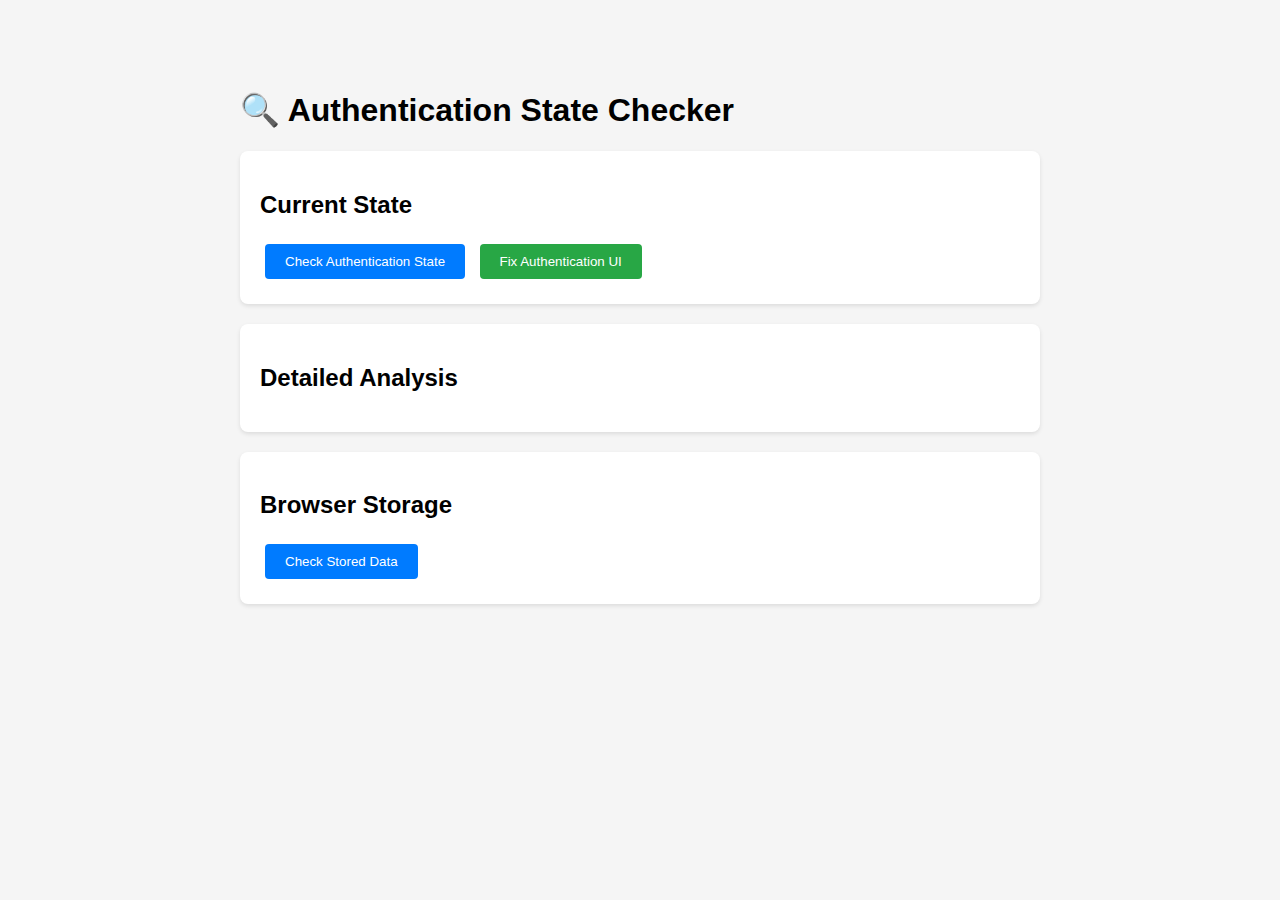
<file: check-auth-state.html>
<!DOCTYPE html>
<html lang="en">
<head>
    <meta charset="UTF-8">
    <meta name="viewport" content="width=device-width, initial-scale=1.0">
    <title>Check Authentication State</title>
    <style>
        body {
            font-family: Arial, sans-serif;
            max-width: 800px;
            margin: 50px auto;
            padding: 20px;
            background: #f5f5f5;
        }
        .status-panel {
            background: white;
            padding: 20px;
            margin: 20px 0;
            border-radius: 8px;
            box-shadow: 0 2px 4px rgba(0,0,0,0.1);
        }
        .status {
            padding: 10px;
            margin: 10px 0;
            border-radius: 4px;
            font-weight: bold;
        }
        .success { background: #d4edda; color: #155724; }
        .error { background: #f8d7da; color: #721c24; }
        .warning { background: #fff3cd; color: #856404; }
        .info { background: #d1ecf1; color: #0c5460; }
        button {
            background: #007bff;
            color: white;
            border: none;
            padding: 10px 20px;
            border-radius: 4px;
            cursor: pointer;
            margin: 5px;
        }
        button:hover { background: #0056b3; }
        .fix { background: #28a745; }
        pre {
            background: #f8f9fa;
            padding: 10px;
            border-radius: 4px;
            overflow-x: auto;
            white-space: pre-wrap;
        }
    </style>
</head>
<body>
    <h1>🔍 Authentication State Checker</h1>
    
    <div class="status-panel">
        <h2>Current State</h2>
        <button onclick="checkState()">Check Authentication State</button>
        <button onclick="fixAuth()" class="fix">Fix Authentication UI</button>
        <div id="currentState"></div>
    </div>

    <div class="status-panel">
        <h2>Detailed Analysis</h2>
        <div id="analysis"></div>
    </div>

    <div class="status-panel">
        <h2>Browser Storage</h2>
        <button onclick="checkStorage()">Check Stored Data</button>
        <div id="storageInfo"></div>
    </div>

    <script>
        function showStatus(elementId, message, type = 'info') {
            const element = document.getElementById(elementId);
            element.innerHTML = `<div class="status ${type}">${message}</div>`;
        }

        function checkState() {
            try {
                // Open the main app window to check its state
                const mainWindow = window.open('/', 'mainapp', 'width=1,height=1');
                
                setTimeout(() => {
                    try {
                        const storage = mainWindow.window.documentStorage;
                        
                        if (!storage) {
                            showStatus('currentState', '❌ DocumentStorage not found in main app', 'error');
                            return;
                        }

                        const currentUser = storage.currentUser;
                        const demoMode = storage.demoMode;
                        const supabase = storage.supabase;

                        let status = '';
                        status += `<strong>Current User:</strong> ${currentUser ? '✅ YES' : '❌ NO'}<br>`;
                        if (currentUser) {
                            status += `<strong>Email:</strong> ${currentUser.email}<br>`;
                            status += `<strong>Name:</strong> ${currentUser.user_metadata?.full_name || 'Not set'}<br>`;
                        }
                        status += `<strong>Demo Mode:</strong> ${demoMode ? '⚠️ YES' : '✅ NO'}<br>`;
                        status += `<strong>Supabase Client:</strong> ${supabase ? '✅ YES' : '❌ NO'}<br>`;

                        // Check the actual button state
                        const authBtn = mainWindow.document.getElementById('authBtn');
                        const userProfile = mainWindow.document.getElementById('userProfile');
                        
                        status += `<br><strong>UI State:</strong><br>`;
                        status += `Auth Button Text: "${authBtn ? authBtn.textContent : 'Not found'}"<br>`;
                        status += `Auth Button Visible: ${authBtn && authBtn.style.display !== 'none' ? 'YES' : 'NO'}<br>`;
                        status += `User Profile Visible: ${userProfile && userProfile.style.display !== 'none' ? 'YES' : 'NO'}<br>`;

                        // Determine the issue
                        let analysis = '';
                        if (currentUser && demoMode) {
                            analysis = `<div class="status warning">
                                🎯 <strong>FOUND THE ISSUE!</strong><br>
                                You ARE signed in (${currentUser.email}) but the app is stuck in demo mode.<br>
                                This is why you see "Demo Mode" instead of your profile.
                            </div>`;
                        } else if (!currentUser && demoMode) {
                            analysis = `<div class="status info">
                                ℹ️ <strong>Normal Demo Mode</strong><br>
                                You're not signed in and the app is in demo mode.
                            </div>`;
                        } else if (currentUser && !demoMode) {
                            analysis = `<div class="status success">
                                ✅ <strong>Everything Looks Good</strong><br>
                                You're signed in and demo mode is disabled.
                            </div>`;
                        } else {
                            analysis = `<div class="status error">
                                ❌ <strong>Unexpected State</strong><br>
                                Neither signed in nor in demo mode.
                            </div>`;
                        }

                        showStatus('currentState', status, 'info');
                        document.getElementById('analysis').innerHTML = analysis;
                        
                        mainWindow.close();
                    } catch (error) {
                        showStatus('currentState', `❌ Error checking state: ${error.message}`, 'error');
                        mainWindow.close();
                    }
                }, 2000);
                
            } catch (error) {
                showStatus('currentState', `❌ Error: ${error.message}`, 'error');
            }
        }

        function fixAuth() {
            try {
                const mainWindow = window.open('/', 'mainapp', 'width=1,height=1');
                
                setTimeout(() => {
                    try {
                        const storage = mainWindow.window.documentStorage;
                        
                        if (!storage) {
                            showStatus('currentState', '❌ Cannot access main app storage', 'error');
                            mainWindow.close();
                            return;
                        }

                        console.log('Before fix:', {
                            currentUser: !!storage.currentUser,
                            demoMode: storage.demoMode
                        });

                        // If user is signed in but demo mode is true, fix it
                        if (storage.currentUser && storage.demoMode) {
                            storage.demoMode = false;
                            storage.updateAuthUI();
                            showStatus('currentState', '✅ Fixed! Demo mode disabled for signed-in user.', 'success');
                        } else if (!storage.currentUser) {
                            // Try to get current session from Supabase
                            if (storage.supabase) {
                                storage.supabase.auth.getSession().then(({ data, error }) => {
                                    if (data.session && data.session.user) {
                                        storage.currentUser = data.session.user;
                                        storage.demoMode = false;
                                        storage.updateAuthUI();
                                        showStatus('currentState', '✅ Found existing session and restored user!', 'success');
                                    } else {
                                        showStatus('currentState', 'ℹ️ No existing session found. You need to sign in.', 'info');
                                    }
                                });
                            }
                        } else {
                            showStatus('currentState', 'ℹ️ Auth state looks correct already.', 'info');
                        }

                        setTimeout(() => mainWindow.close(), 1000);
                        
                    } catch (error) {
                        showStatus('currentState', `❌ Fix failed: ${error.message}`, 'error');
                        mainWindow.close();
                    }
                }, 2000);
                
            } catch (error) {
                showStatus('currentState', `❌ Error: ${error.message}`, 'error');
            }
        }

        function checkStorage() {
            let storageData = '';
            
            // Check localStorage
            storageData += '<strong>Local Storage:</strong><br>';
            for (let i = 0; i < localStorage.length; i++) {
                const key = localStorage.key(i);
                if (key.includes('supabase') || key.includes('auth') || key.includes('user') || key.includes('demo')) {
                    const value = localStorage.getItem(key);
                    storageData += `${key}: ${value.substring(0, 100)}${value.length > 100 ? '...' : ''}<br>`;
                }
            }
            
            // Check sessionStorage  
            storageData += '<br><strong>Session Storage:</strong><br>';
            for (let i = 0; i < sessionStorage.length; i++) {
                const key = sessionStorage.key(i);
                if (key.includes('supabase') || key.includes('auth') || key.includes('user') || key.includes('demo')) {
                    const value = sessionStorage.getItem(key);
                    storageData += `${key}: ${value.substring(0, 100)}${value.length > 100 ? '...' : ''}<br>`;
                }
            }

            if (!storageData.includes(':')) {
                storageData = 'No relevant authentication data found in browser storage.';
            }
            
            document.getElementById('storageInfo').innerHTML = `<pre>${storageData}</pre>`;
        }
    </script>
</body>
</html>
</file>
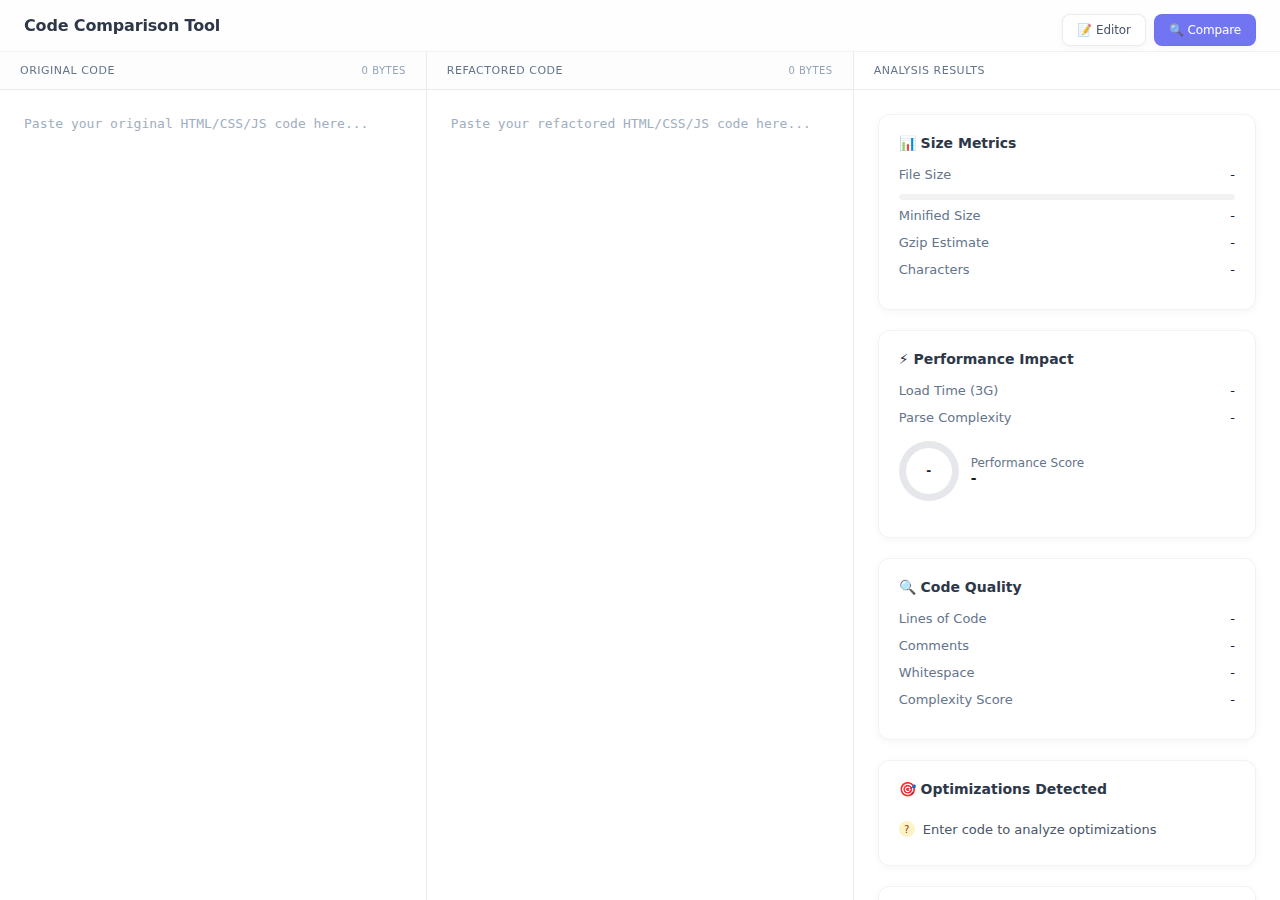
<file: compare.html>
<!DOCTYPE html>
<html lang="en">
<head>
    <meta charset="UTF-8">
    <meta name="viewport" content="width=device-width, initial-scale=1.0">
    <title>Code Comparison Tool</title>
    <style>
        * {
            margin: 0;
            padding: 0;
            box-sizing: border-box;
        }
        
        body {
            font-family: -apple-system, BlinkMacSystemFont, 'Segoe UI', system-ui, sans-serif;
            height: 100vh;
            display: flex;
            flex-direction: column;
            background: #fafafa;
            color: #1a1a1a;
        }
        
        header {
            background: rgba(255, 255, 255, 0.8);
            backdrop-filter: blur(20px);
            border-bottom: 1px solid rgba(0, 0, 0, 0.05);
            color: #1a1a1a;
            padding: 16px 24px;
            position: relative;
        }
        
        h1 {
            font-size: 16px;
            font-weight: 600;
            letter-spacing: -0.01em;
            color: #2d3748;
        }
        
        .nav-buttons {
            position: absolute;
            top: 14px;
            right: 24px;
            display: flex;
            gap: 8px;
        }
        
        .nav-btn {
            background: rgba(255, 255, 255, 0.9);
            backdrop-filter: blur(10px);
            color: #4a5568;
            border: 1px solid rgba(0, 0, 0, 0.08);
            padding: 8px 14px;
            border-radius: 8px;
            cursor: pointer;
            font-size: 12px;
            font-weight: 500;
            transition: all 0.2s ease;
            text-decoration: none;
            letter-spacing: -0.01em;
            box-shadow: 0 2px 8px rgba(0, 0, 0, 0.04);
        }
        
        .nav-btn:hover {
            background: rgba(255, 255, 255, 1);
            transform: translateY(-1px);
            box-shadow: 0 4px 12px rgba(0, 0, 0, 0.08);
        }
        
        .nav-btn.active {
            background: rgba(99, 102, 241, 0.9);
            color: white;
            border-color: rgba(99, 102, 241, 0.2);
        }
        
        .container {
            display: flex;
            flex: 1;
            overflow: hidden;
        }
        
        .editors-section {
            flex: 2;
            display: flex;
            flex-direction: column;
        }
        
        .editors-container {
            display: flex;
            flex: 1;
            overflow: hidden;
        }
        
        .editor-pane {
            flex: 1;
            display: flex;
            flex-direction: column;
            overflow: hidden;
            min-width: 0;
        }
        
        .pane-header {
            background: rgba(255, 255, 255, 0.6);
            backdrop-filter: blur(10px);
            color: #64748b;
            padding: 12px 20px;
            font-size: 11px;
            font-weight: 500;
            text-transform: uppercase;
            letter-spacing: 0.5px;
            border-bottom: 1px solid rgba(0, 0, 0, 0.08);
            display: flex;
            justify-content: space-between;
            align-items: center;
        }
        
        .file-size {
            font-size: 10px;
            color: #94a3b8;
            font-weight: 400;
        }
        
        textarea {
            flex: 1;
            width: 100%;
            background: #ffffff;
            color: #1a202c;
            border: none;
            padding: 24px;
            font-family: 'SF Mono', 'Monaco', 'Cascadia Code', 'Roboto Mono', monospace;
            font-size: 13px;
            line-height: 1.6;
            resize: none;
            outline: none;
            font-weight: 400;
        }
        
        textarea::selection {
            background: rgba(99, 102, 241, 0.2);
        }
        
        textarea::placeholder {
            color: #a0aec0;
        }
        
        .divider {
            width: 1px;
            min-width: 1px;
            max-width: 1px;
            background: rgba(0, 0, 0, 0.06);
            cursor: col-resize;
            position: relative;
            transition: all 0.2s ease;
            user-select: none;
            flex-shrink: 0;
            z-index: 10;
        }
        
        .divider::before {
            content: '';
            position: absolute;
            top: 0;
            left: -8px;
            right: -8px;
            bottom: 0;
            cursor: col-resize;
        }
        
        .divider:hover {
            background: rgba(99, 102, 241, 0.3);
            width: 2px;
            min-width: 2px;
            max-width: 2px;
        }
        
        .analysis-panel {
            flex: 1;
            background: #ffffff;
            border-left: 1px solid rgba(0, 0, 0, 0.08);
            display: flex;
            flex-direction: column;
            overflow: hidden;
        }
        
        .analysis-content {
            flex: 1;
            overflow-y: auto;
            padding: 24px;
        }
        
        .metric-card {
            background: rgba(255, 255, 255, 0.8);
            border: 1px solid rgba(0, 0, 0, 0.05);
            border-radius: 12px;
            padding: 20px;
            margin-bottom: 20px;
            box-shadow: 0 2px 8px rgba(0, 0, 0, 0.04);
        }
        
        .metric-title {
            font-size: 14px;
            font-weight: 600;
            color: #2d3748;
            margin-bottom: 16px;
            display: flex;
            align-items: center;
            gap: 8px;
        }
        
        .metric-row {
            display: flex;
            justify-content: space-between;
            align-items: center;
            margin-bottom: 12px;
            font-size: 13px;
        }
        
        .metric-label {
            color: #64748b;
        }
        
        .metric-value {
            font-weight: 500;
            color: #1a202c;
        }
        
        .metric-improvement {
            color: #10b981;
            font-weight: 600;
        }
        
        .metric-regression {
            color: #ef4444;
            font-weight: 600;
        }
        
        .progress-bar {
            width: 100%;
            height: 6px;
            background: rgba(0, 0, 0, 0.05);
            border-radius: 3px;
            overflow: hidden;
            margin: 8px 0;
        }
        
        .progress-fill {
            height: 100%;
            background: linear-gradient(90deg, #10b981 0%, #059669 100%);
            transition: width 0.3s ease;
        }
        
        .diff-container {
            max-height: 200px;
            overflow-y: auto;
            border: 1px solid rgba(0, 0, 0, 0.08);
            border-radius: 8px;
            font-family: 'SF Mono', 'Monaco', 'Cascadia Code', 'Roboto Mono', monospace;
            font-size: 11px;
            line-height: 1.4;
        }
        
        .diff-line {
            padding: 4px 12px;
            border-bottom: 1px solid rgba(0, 0, 0, 0.05);
        }
        
        .diff-added {
            background: rgba(16, 185, 129, 0.1);
            color: #059669;
        }
        
        .diff-removed {
            background: rgba(239, 68, 68, 0.1);
            color: #dc2626;
        }
        
        .optimization-list {
            list-style: none;
        }
        
        .optimization-item {
            display: flex;
            align-items: center;
            gap: 8px;
            padding: 8px 0;
            font-size: 13px;
            color: #4a5568;
        }
        
        .optimization-icon {
            width: 16px;
            height: 16px;
            border-radius: 50%;
            display: flex;
            align-items: center;
            justify-content: center;
            font-size: 10px;
        }
        
        .optimization-detected {
            background: #dcfce7;
            color: #166534;
        }
        
        .optimization-missing {
            background: #fef3c7;
            color: #92400e;
        }
        
        .score-gauge {
            display: flex;
            align-items: center;
            gap: 12px;
            margin: 16px 0;
        }
        
        .gauge {
            width: 60px;
            height: 60px;
            border-radius: 50%;
            position: relative;
            background: conic-gradient(from 0deg, #10b981 0deg, #10b981 var(--score-angle), #e5e7eb var(--score-angle), #e5e7eb 360deg);
            display: flex;
            align-items: center;
            justify-content: center;
        }
        
        .gauge::after {
            content: attr(data-score);
            width: 46px;
            height: 46px;
            border-radius: 50%;
            background: white;
            display: flex;
            align-items: center;
            justify-content: center;
            font-size: 12px;
            font-weight: 600;
            color: #1a202c;
        }
        
        @media (max-width: 1200px) {
            .container {
                flex-direction: column;
            }
            .analysis-panel {
                border-left: none;
                border-top: 1px solid rgba(0, 0, 0, 0.08);
            }
        }
        
        @media (max-width: 768px) {
            .editors-container {
                flex-direction: column;
            }
            .divider {
                width: 100%;
                height: 1px;
                cursor: row-resize;
            }
            .nav-buttons {
                position: relative;
                top: auto;
                right: auto;
                margin-top: 12px;
            }
            header {
                padding: 16px 24px 24px;
            }
        }
    </style>
</head>
<body>
    <header>
        <h1>Code Comparison Tool</h1>
        <div class="nav-buttons">
            <a href="index.html" class="nav-btn">📝 Editor</a>
            <span class="nav-btn active">🔍 Compare</span>
        </div>
    </header>
    
    <div class="container">
        <div class="editors-section">
            <div class="editors-container">
                <div class="editor-pane">
                    <div class="pane-header">
                        Original Code
                        <span class="file-size" id="originalSize">0 bytes</span>
                    </div>
                    <textarea id="originalCode" placeholder="Paste your original HTML/CSS/JS code here..." spellcheck="false"></textarea>
                </div>
                
                <div class="divider"></div>
                
                <div class="editor-pane">
                    <div class="pane-header">
                        Refactored Code
                        <span class="file-size" id="refactoredSize">0 bytes</span>
                    </div>
                    <textarea id="refactoredCode" placeholder="Paste your refactored HTML/CSS/JS code here..." spellcheck="false"></textarea>
                </div>
            </div>
        </div>
        
        <div class="analysis-panel">
            <div class="pane-header">Analysis Results</div>
            <div class="analysis-content">
                <div class="metric-card">
                    <div class="metric-title">📊 Size Metrics</div>
                    <div class="metric-row">
                        <span class="metric-label">File Size</span>
                        <span class="metric-value" id="sizeComparison">-</span>
                    </div>
                    <div class="progress-bar">
                        <div class="progress-fill" id="sizeProgress" style="width: 0%"></div>
                    </div>
                    <div class="metric-row">
                        <span class="metric-label">Minified Size</span>
                        <span class="metric-value" id="minifiedComparison">-</span>
                    </div>
                    <div class="metric-row">
                        <span class="metric-label">Gzip Estimate</span>
                        <span class="metric-value" id="gzipComparison">-</span>
                    </div>
                    <div class="metric-row">
                        <span class="metric-label">Characters</span>
                        <span class="metric-value" id="charComparison">-</span>
                    </div>
                </div>
                
                <div class="metric-card">
                    <div class="metric-title">⚡ Performance Impact</div>
                    <div class="metric-row">
                        <span class="metric-label">Load Time (3G)</span>
                        <span class="metric-value" id="loadTimeComparison">-</span>
                    </div>
                    <div class="metric-row">
                        <span class="metric-label">Parse Complexity</span>
                        <span class="metric-value" id="parseComparison">-</span>
                    </div>
                    <div class="score-gauge">
                        <div class="gauge" id="performanceGauge" style="--score-angle: 0deg" data-score="-"></div>
                        <div>
                            <div style="font-size: 12px; color: #64748b;">Performance Score</div>
                            <div style="font-size: 14px; font-weight: 600;" id="performanceScore">-</div>
                        </div>
                    </div>
                </div>
                
                <div class="metric-card">
                    <div class="metric-title">🔍 Code Quality</div>
                    <div class="metric-row">
                        <span class="metric-label">Lines of Code</span>
                        <span class="metric-value" id="linesComparison">-</span>
                    </div>
                    <div class="metric-row">
                        <span class="metric-label">Comments</span>
                        <span class="metric-value" id="commentsComparison">-</span>
                    </div>
                    <div class="metric-row">
                        <span class="metric-label">Whitespace</span>
                        <span class="metric-value" id="whitespaceComparison">-</span>
                    </div>
                    <div class="metric-row">
                        <span class="metric-label">Complexity Score</span>
                        <span class="metric-value" id="complexityComparison">-</span>
                    </div>
                </div>
                
                <div class="metric-card">
                    <div class="metric-title">🎯 Optimizations Detected</div>
                    <ul class="optimization-list" id="optimizationsList">
                        <li class="optimization-item">
                            <span class="optimization-icon optimization-missing">?</span>
                            <span>Enter code to analyze optimizations</span>
                        </li>
                    </ul>
                </div>
                
                <div class="metric-card">
                    <div class="metric-title">📈 Key Changes</div>
                    <div class="diff-container" id="diffContainer">
                        <div class="diff-line" style="color: #64748b; text-align: center; padding: 20px;">
                            Enter code in both editors to see differences
                        </div>
                    </div>
                </div>
            </div>
        </div>
    </div>
    
    <script>
        const originalCode = document.getElementById('originalCode');
        const refactoredCode = document.getElementById('refactoredCode');
        
        // Analysis functions
        function getByteSize(text) {
            // Calculate actual UTF-8 byte size
            return new Blob([text]).size;
        }
        
        function formatBytes(bytes) {
            if (bytes === 0) return '0 bytes';
            const k = 1024;
            const sizes = ['bytes', 'KB', 'MB'];
            const i = Math.floor(Math.log(bytes) / Math.log(k));
            return parseFloat((bytes / Math.pow(k, i)).toFixed(1)) + ' ' + sizes[i];
        }
        
        function estimateGzipSize(text) {
            // Rough estimation: gzip typically achieves 60-80% compression on text
            const actualByteSize = getByteSize(text);
            const baseCompression = 0.7;
            const repetitiveBonus = Math.min(0.3, (text.length - new Set(text).size) / text.length);
            return Math.ceil(actualByteSize * (baseCompression - repetitiveBonus));
        }
        
        function minifyCode(code) {
            return code
                .replace(/\/\*[\s\S]*?\*\//g, '') // Remove CSS comments
                .replace(/\/\/.*$/gm, '') // Remove JS comments
                .replace(/<!--[\s\S]*?-->/g, '') // Remove HTML comments
                .replace(/\s+/g, ' ') // Collapse whitespace
                .replace(/;\s*}/g, '}') // Remove semicolons before closing braces
                .replace(/\s*{\s*/g, '{') // Remove spaces around opening braces
                .replace(/;\s*/g, ';') // Clean up semicolons
                .trim();
        }
        
        function countLines(text) {
            return text.split('\n').length;
        }
        
        function countComments(text) {
            const cssComments = (text.match(/\/\*[\s\S]*?\*\//g) || []).length;
            const jsComments = (text.match(/\/\/.*$/gm) || []).length;
            const htmlComments = (text.match(/<!--[\s\S]*?-->/g) || []).length;
            return cssComments + jsComments + htmlComments;
        }
        
        function calculateComplexity(code) {
            // Simple complexity calculation based on nesting and keywords
            const keywords = ['if', 'else', 'for', 'while', 'switch', 'case', 'function', 'class'];
            let complexity = 1;
            
            keywords.forEach(keyword => {
                const matches = code.match(new RegExp(`\\b${keyword}\\b`, 'g'));
                if (matches) complexity += matches.length;
            });
            
            // Add complexity for nesting
            const nestingDepth = Math.max(...code.split('\n').map(line => {
                const openBraces = (line.match(/{/g) || []).length;
                const closeBraces = (line.match(/}/g) || []).length;
                return openBraces - closeBraces;
            }));
            
            complexity += nestingDepth * 0.5;
            return Math.round(complexity * 10) / 10;
        }
        
        function detectOptimizations(original, refactored) {
            const optimizations = [];
            
            // Check for minification
            if (refactored.length < original.length * 0.8 && !/\s{2,}/.test(refactored)) {
                optimizations.push({ type: 'detected', text: 'Minification applied' });
            }
            
            // Check for comment removal
            if (countComments(refactored) < countComments(original)) {
                optimizations.push({ type: 'detected', text: 'Comments removed/reduced' });
            }
            
            // Check for whitespace optimization
            const originalWhitespace = (original.match(/\s/g) || []).length;
            const refactoredWhitespace = (refactored.match(/\s/g) || []).length;
            if (refactoredWhitespace < originalWhitespace * 0.7) {
                optimizations.push({ type: 'detected', text: 'Whitespace optimized' });
            }
            
            // Check for CSS/JS consolidation
            if (original.includes('<style>') && original.includes('<script>') && 
                (refactored.split('<style>').length < original.split('<style>').length ||
                 refactored.split('<script>').length < original.split('<script>').length)) {
                optimizations.push({ type: 'detected', text: 'CSS/JS consolidated' });
            }
            
            // Check for inline styles extraction
            const originalInlineStyles = (original.match(/style\s*=/g) || []).length;
            const refactoredInlineStyles = (refactored.match(/style\s*=/g) || []).length;
            if (refactoredInlineStyles < originalInlineStyles) {
                optimizations.push({ type: 'detected', text: 'Inline styles extracted' });
            }
            
            // Suggest potential optimizations
            if (refactored.includes('style=')) {
                optimizations.push({ type: 'missing', text: 'Could extract inline styles' });
            }
            
            if (refactored.includes('  ') || refactored.includes('\t')) {
                optimizations.push({ type: 'missing', text: 'Could compress whitespace further' });
            }
            
            return optimizations;
        }
        
        function calculateDiff(original, refactored) {
            const originalLines = original.split('\n');
            const refactoredLines = refactored.split('\n');
            const diff = [];
            
            // Simple diff algorithm
            let i = 0, j = 0;
            while (i < originalLines.length || j < refactoredLines.length) {
                if (i >= originalLines.length) {
                    diff.push({ type: 'added', text: refactoredLines[j] });
                    j++;
                } else if (j >= refactoredLines.length) {
                    diff.push({ type: 'removed', text: originalLines[i] });
                    i++;
                } else if (originalLines[i] === refactoredLines[j]) {
                    i++;
                    j++;
                } else {
                    // Look ahead to find matches
                    let foundMatch = false;
                    for (let k = j + 1; k < Math.min(j + 5, refactoredLines.length); k++) {
                        if (originalLines[i] === refactoredLines[k]) {
                            while (j < k) {
                                diff.push({ type: 'added', text: refactoredLines[j] });
                                j++;
                            }
                            foundMatch = true;
                            break;
                        }
                    }
                    
                    if (!foundMatch) {
                        for (let k = i + 1; k < Math.min(i + 5, originalLines.length); k++) {
                            if (originalLines[k] === refactoredLines[j]) {
                                while (i < k) {
                                    diff.push({ type: 'removed', text: originalLines[i] });
                                    i++;
                                }
                                foundMatch = true;
                                break;
                            }
                        }
                    }
                    
                    if (!foundMatch) {
                        diff.push({ type: 'removed', text: originalLines[i] });
                        diff.push({ type: 'added', text: refactoredLines[j] });
                        i++;
                        j++;
                    }
                }
            }
            
            return diff.slice(0, 20); // Limit to first 20 changes
        }
        
        function updateAnalysis() {
            const original = originalCode.value;
            const refactored = refactoredCode.value;
            
            // Update file sizes in headers
            const originalByteSize = getByteSize(original);
            const refactoredByteSize = getByteSize(refactored);
            document.getElementById('originalSize').textContent = formatBytes(originalByteSize);
            document.getElementById('refactoredSize').textContent = formatBytes(refactoredByteSize);
            
            if (!original && !refactored) {
                // Reset all displays
                resetAnalysis();
                return;
            }
            
            // Size metrics
            const originalSize = originalByteSize;
            const refactoredSize = refactoredByteSize;
            const sizeDiff = originalSize - refactoredSize;
            const sizePercent = originalSize > 0 ? (sizeDiff / originalSize * 100) : 0;
            
            document.getElementById('sizeComparison').innerHTML = 
                `${formatBytes(originalSize)} → ${formatBytes(refactoredSize)} ` +
                `<span class="${sizeDiff > 0 ? 'metric-improvement' : 'metric-regression'}">` +
                `(${sizeDiff > 0 ? '-' : '+'}${Math.abs(sizePercent).toFixed(1)}%)</span>`;
            
            document.getElementById('sizeProgress').style.width = `${Math.max(0, Math.min(100, sizePercent))}%`;
            
            // Minified comparison
            const originalMinified = minifyCode(original);
            const refactoredMinified = minifyCode(refactored);
            const originalMinifiedSize = getByteSize(originalMinified);
            const refactoredMinifiedSize = getByteSize(refactoredMinified);
            const minSizeDiff = originalMinifiedSize - refactoredMinifiedSize;
            const minPercent = originalMinifiedSize > 0 ? (minSizeDiff / originalMinifiedSize * 100) : 0;
            
            document.getElementById('minifiedComparison').innerHTML = 
                `${formatBytes(originalMinifiedSize)} → ${formatBytes(refactoredMinifiedSize)} ` +
                `<span class="${minSizeDiff > 0 ? 'metric-improvement' : 'metric-regression'}">` +
                `(${minSizeDiff > 0 ? '-' : '+'}${Math.abs(minPercent).toFixed(1)}%)</span>`;
            
            // Gzip estimation
            const originalGzip = estimateGzipSize(original);
            const refactoredGzip = estimateGzipSize(refactored);
            const gzipDiff = originalGzip - refactoredGzip;
            const gzipPercent = originalGzip > 0 ? (gzipDiff / originalGzip * 100) : 0;
            
            document.getElementById('gzipComparison').innerHTML = 
                `${formatBytes(originalGzip)} → ${formatBytes(refactoredGzip)} ` +
                `<span class="${gzipDiff > 0 ? 'metric-improvement' : 'metric-regression'}">` +
                `(${gzipDiff > 0 ? '-' : '+'}${Math.abs(gzipPercent).toFixed(1)}%)</span>`;
            
            // Character comparison
            const charDiff = originalSize - refactoredSize;
            document.getElementById('charComparison').innerHTML = 
                `${originalSize.toLocaleString()} → ${refactoredSize.toLocaleString()} ` +
                `<span class="${charDiff > 0 ? 'metric-improvement' : 'metric-regression'}">` +
                `(${charDiff > 0 ? '-' : '+'}${Math.abs(charDiff).toLocaleString()})</span>`;
            
            // Performance metrics
            const originalLoadTime = (originalGzip / 1024 / 50 * 1000); // Assuming 50KB/s 3G speed
            const refactoredLoadTime = (refactoredGzip / 1024 / 50 * 1000);
            const loadTimeDiff = originalLoadTime - refactoredLoadTime;
            
            document.getElementById('loadTimeComparison').innerHTML = 
                `${originalLoadTime.toFixed(0)}ms → ${refactoredLoadTime.toFixed(0)}ms ` +
                `<span class="${loadTimeDiff > 0 ? 'metric-improvement' : 'metric-regression'}">` +
                `(${loadTimeDiff > 0 ? '-' : '+'}${Math.abs(loadTimeDiff).toFixed(0)}ms)</span>`;
            
            // Parse complexity
            const originalComplexity = calculateComplexity(original);
            const refactoredComplexity = calculateComplexity(refactored);
            const complexityDiff = originalComplexity - refactoredComplexity;
            
            document.getElementById('parseComparison').innerHTML = 
                `${originalComplexity} → ${refactoredComplexity} ` +
                `<span class="${complexityDiff > 0 ? 'metric-improvement' : 'metric-regression'}">` +
                `(${complexityDiff > 0 ? '-' : '+'}${Math.abs(complexityDiff).toFixed(1)})</span>`;
            
            // Performance score (0-100)
            const sizeScore = Math.max(0, 100 - (refactoredSize / 1024)); // Penalty for size
            const complexityScore = Math.max(0, 100 - refactoredComplexity * 5); // Penalty for complexity
            const performanceScore = Math.round((sizeScore + complexityScore) / 2);
            
            document.getElementById('performanceScore').textContent = `${performanceScore}/100`;
            document.getElementById('performanceGauge').style.setProperty('--score-angle', `${performanceScore * 3.6}deg`);
            document.getElementById('performanceGauge').setAttribute('data-score', performanceScore);
            
            // Code quality metrics
            const originalLines = countLines(original);
            const refactoredLines = countLines(refactored);
            const linesDiff = originalLines - refactoredLines;
            const linesPercent = originalLines > 0 ? (linesDiff / originalLines * 100) : 0;
            
            document.getElementById('linesComparison').innerHTML = 
                `${originalLines} → ${refactoredLines} ` +
                `<span class="${linesDiff > 0 ? 'metric-improvement' : 'metric-regression'}">` +
                `(${linesDiff > 0 ? '-' : '+'}${Math.abs(linesPercent).toFixed(1)}%)</span>`;
            
            const originalComments = countComments(original);
            const refactoredComments = countComments(refactored);
            const commentsDiff = originalComments - refactoredComments;
            
            document.getElementById('commentsComparison').innerHTML = 
                `${originalComments} → ${refactoredComments} ` +
                `<span class="${commentsDiff >= 0 ? 'metric-improvement' : 'metric-regression'}">` +
                `(${commentsDiff > 0 ? '-' : '+'}${Math.abs(commentsDiff)})</span>`;
            
            const originalWhitespace = (original.match(/\s/g) || []).length;
            const refactoredWhitespace = (refactored.match(/\s/g) || []).length;
            const whitespaceDiff = originalWhitespace - refactoredWhitespace;
            const whitespaceBytes = whitespaceDiff;
            
            document.getElementById('whitespaceComparison').innerHTML = 
                `${formatBytes(originalWhitespace)} → ${formatBytes(refactoredWhitespace)} ` +
                `<span class="${whitespaceDiff > 0 ? 'metric-improvement' : 'metric-regression'}">` +
                `(${whitespaceDiff > 0 ? '-' : '+'}${formatBytes(Math.abs(whitespaceBytes))})</span>`;
            
            document.getElementById('complexityComparison').innerHTML = 
                `${originalComplexity} → ${refactoredComplexity} ` +
                `<span class="${complexityDiff > 0 ? 'metric-improvement' : 'metric-regression'}">` +
                `(${complexityDiff > 0 ? 'Better' : 'Higher'})</span>`;
            
            // Optimizations
            const optimizations = detectOptimizations(original, refactored);
            const optimizationsList = document.getElementById('optimizationsList');
            optimizationsList.innerHTML = '';
            
            if (optimizations.length === 0) {
                optimizationsList.innerHTML = '<li class="optimization-item"><span class="optimization-icon optimization-missing">?</span><span>No specific optimizations detected</span></li>';
            } else {
                optimizations.forEach(opt => {
                    const li = document.createElement('li');
                    li.className = 'optimization-item';
                    li.innerHTML = `
                        <span class="optimization-icon optimization-${opt.type}">
                            ${opt.type === 'detected' ? '✓' : '!'}
                        </span>
                        <span>${opt.text}</span>
                    `;
                    optimizationsList.appendChild(li);
                });
            }
            
            // Diff display
            const diff = calculateDiff(original, refactored);
            const diffContainer = document.getElementById('diffContainer');
            diffContainer.innerHTML = '';
            
            if (diff.length === 0) {
                diffContainer.innerHTML = '<div class="diff-line" style="color: #64748b; text-align: center; padding: 20px;">No differences detected</div>';
            } else {
                diff.forEach(change => {
                    if (change.text.trim()) {
                        const div = document.createElement('div');
                        div.className = `diff-line diff-${change.type}`;
                        div.textContent = (change.type === 'added' ? '+ ' : '- ') + change.text;
                        diffContainer.appendChild(div);
                    }
                });
            }
        }
        
        function resetAnalysis() {
            document.getElementById('sizeComparison').textContent = '-';
            document.getElementById('minifiedComparison').textContent = '-';
            document.getElementById('gzipComparison').textContent = '-';
            document.getElementById('charComparison').textContent = '-';
            document.getElementById('loadTimeComparison').textContent = '-';
            document.getElementById('parseComparison').textContent = '-';
            document.getElementById('linesComparison').textContent = '-';
            document.getElementById('commentsComparison').textContent = '-';
            document.getElementById('whitespaceComparison').textContent = '-';
            document.getElementById('complexityComparison').textContent = '-';
            document.getElementById('performanceScore').textContent = '-';
            document.getElementById('performanceGauge').style.setProperty('--score-angle', '0deg');
            document.getElementById('performanceGauge').setAttribute('data-score', '-');
            document.getElementById('sizeProgress').style.width = '0%';
            
            document.getElementById('optimizationsList').innerHTML = 
                '<li class="optimization-item"><span class="optimization-icon optimization-missing">?</span><span>Enter code to analyze optimizations</span></li>';
            
            document.getElementById('diffContainer').innerHTML = 
                '<div class="diff-line" style="color: #64748b; text-align: center; padding: 20px;">Enter code in both editors to see differences</div>';
        }
        
        // Event listeners
        originalCode.addEventListener('input', updateAnalysis);
        refactoredCode.addEventListener('input', updateAnalysis);
        
        // Initial analysis
        updateAnalysis();
        
        // Resizable divider functionality
        const divider = document.querySelector('.divider');
        const editorsContainer = document.querySelector('.editors-container');
        let editorPanes = document.querySelectorAll('.editor-pane');
        let isResizing = false;
        let lastUpdateTime = 0;
        
        function startResize(e) {
            isResizing = true;
            divider.classList.add('dragging');
            editorsContainer.classList.add('resizing');
            document.body.style.cursor = 'col-resize';
            e.preventDefault();
        }
        
        function stopResize() {
            if (!isResizing) return;
            isResizing = false;
            divider.classList.remove('dragging');
            editorsContainer.classList.remove('resizing');
            document.body.style.cursor = '';
        }
        
        function handleResize(e) {
            if (!isResizing) return;
            
            const now = Date.now();
            if (now - lastUpdateTime < 16) return;
            lastUpdateTime = now;
            
            const containerRect = editorsContainer.getBoundingClientRect();
            const clientX = e.clientX || (e.touches && e.touches[0] ? e.touches[0].clientX : 0);
            const percentage = Math.max(20, Math.min(80, 
                ((clientX - containerRect.left) / containerRect.width) * 100
            ));
            
            editorPanes[0].style.flexBasis = `${percentage}%`;
            editorPanes[0].style.flexGrow = '0';
            editorPanes[0].style.flexShrink = '0';
            
            editorPanes[1].style.flexBasis = `${100 - percentage}%`;
            editorPanes[1].style.flexGrow = '0';
            editorPanes[1].style.flexShrink = '0';
            
            e.preventDefault();
        }
        
        // Mouse events
        divider.addEventListener('mousedown', startResize);
        document.addEventListener('mousemove', handleResize);
        document.addEventListener('mouseup', stopResize);
        
        // Touch events
        divider.addEventListener('touchstart', (e) => startResize(e.touches[0]));
        document.addEventListener('touchmove', (e) => {
            if (isResizing) handleResize(e.touches[0]);
        });
        document.addEventListener('touchend', stopResize);
        
        // Double-click to reset
        divider.addEventListener('dblclick', () => {
            editorPanes[0].style.flexBasis = '50%';
            editorPanes[0].style.flexGrow = '0';
            editorPanes[0].style.flexShrink = '0';
            
            editorPanes[1].style.flexBasis = '50%';
            editorPanes[1].style.flexGrow = '0';
            editorPanes[1].style.flexShrink = '0';
        });
    </script>
</body>
</html>
</file>
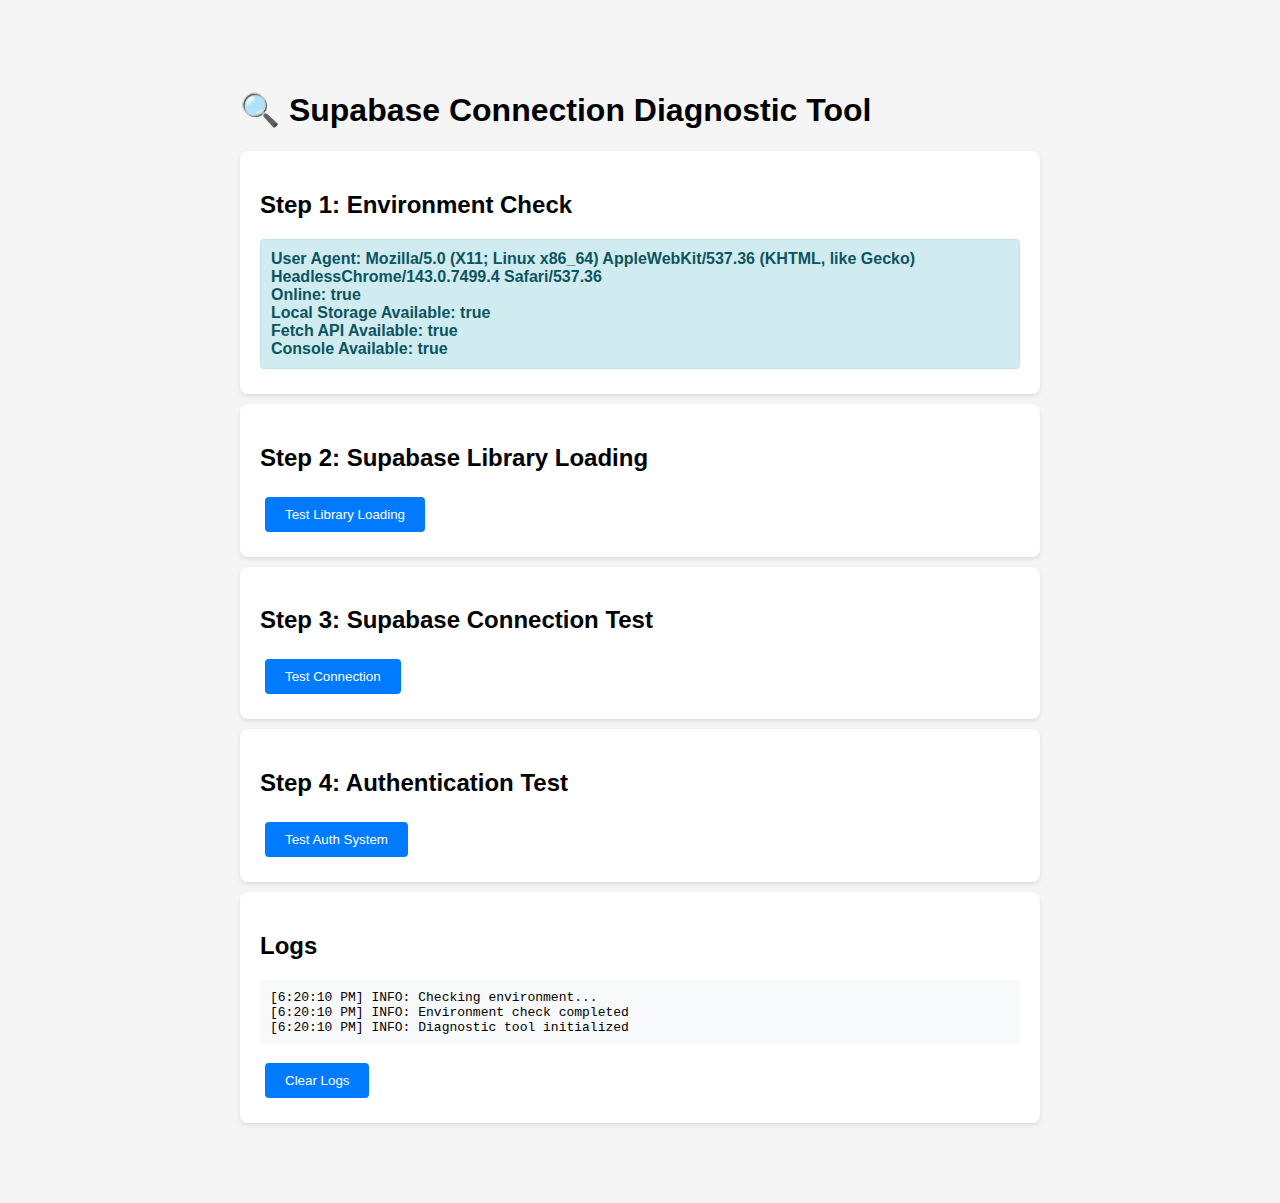
<file: diagnose.html>
<!DOCTYPE html>
<html lang="en">
<head>
    <meta charset="UTF-8">
    <meta name="viewport" content="width=device-width, initial-scale=1.0">
    <title>Supabase Diagnostic Tool</title>
    <style>
        body {
            font-family: Arial, sans-serif;
            max-width: 800px;
            margin: 50px auto;
            padding: 20px;
            background: #f5f5f5;
        }
        .diagnostic {
            background: white;
            padding: 20px;
            margin: 10px 0;
            border-radius: 8px;
            box-shadow: 0 2px 4px rgba(0,0,0,0.1);
        }
        .status {
            padding: 10px;
            margin: 5px 0;
            border-radius: 4px;
            font-weight: bold;
        }
        .success { background: #d4edda; color: #155724; border: 1px solid #c3e6cb; }
        .error { background: #f8d7da; color: #721c24; border: 1px solid #f5c6cb; }
        .warning { background: #fff3cd; color: #856404; border: 1px solid #ffeaa7; }
        .info { background: #d1ecf1; color: #0c5460; border: 1px solid #bee5eb; }
        pre {
            background: #f8f9fa;
            padding: 10px;
            border-radius: 4px;
            overflow-x: auto;
            white-space: pre-wrap;
        }
        button {
            background: #007bff;
            color: white;
            border: none;
            padding: 10px 20px;
            border-radius: 4px;
            cursor: pointer;
            margin: 5px;
        }
        button:hover { background: #0056b3; }
        .test-result { margin: 10px 0; }
    </style>
</head>
<body>
    <h1>🔍 Supabase Connection Diagnostic Tool</h1>
    
    <div class="diagnostic">
        <h2>Step 1: Environment Check</h2>
        <div id="envCheck"></div>
    </div>

    <div class="diagnostic">
        <h2>Step 2: Supabase Library Loading</h2>
        <div id="libraryCheck"></div>
        <button onclick="checkSupabaseLibrary()">Test Library Loading</button>
    </div>

    <div class="diagnostic">
        <h2>Step 3: Supabase Connection Test</h2>
        <div id="connectionCheck"></div>
        <button onclick="testSupabaseConnection()">Test Connection</button>
    </div>

    <div class="diagnostic">
        <h2>Step 4: Authentication Test</h2>
        <div id="authCheck"></div>
        <button onclick="testAuthentication()">Test Auth System</button>
    </div>

    <div class="diagnostic">
        <h2>Logs</h2>
        <pre id="logs"></pre>
        <button onclick="clearLogs()">Clear Logs</button>
    </div>

    <script>
        const supabaseUrl = 'https://tpeotxhvlhijpboqtxzr.supabase.co';
        const supabaseKey = 'eyJhbGciOiJIUzI1NiIsInR5cCI6IkpXVCJ9.eyJpc3MiOiJzdXBhYmFzZSIsInJlZiI6InRwZW90eGh2bGhpanBib3F0eHpyIiwicm9sZSI6ImFub24iLCJpYXQiOjE3NTMwMDg4OTYsImV4cCI6MjA2ODU4NDg5Nn0.yOWHk5mlwJSBJ2_BxBCwErZuyS5zmO0StyRyJvbfJGY';

        let supabaseClient = null;
        let logs = [];

        function log(message, type = 'info') {
            const timestamp = new Date().toLocaleTimeString();
            logs.push(`[${timestamp}] ${type.toUpperCase()}: ${message}`);
            updateLogs();
            console.log(`[DIAGNOSTIC] ${message}`);
        }

        function updateLogs() {
            document.getElementById('logs').textContent = logs.join('\n');
        }

        function clearLogs() {
            logs = [];
            updateLogs();
        }

        function showResult(elementId, message, type) {
            const element = document.getElementById(elementId);
            element.innerHTML = `<div class="status ${type}">${message}</div>`;
        }

        // Step 1: Environment Check
        function checkEnvironment() {
            log('Checking environment...');
            
            let results = [];
            results.push(`User Agent: ${navigator.userAgent}`);
            results.push(`Online: ${navigator.onLine}`);
            results.push(`Local Storage Available: ${typeof Storage !== 'undefined'}`);
            results.push(`Fetch API Available: ${typeof fetch !== 'undefined'}`);
            results.push(`Console Available: ${typeof console !== 'undefined'}`);
            
            showResult('envCheck', results.join('<br>'), 'info');
            log('Environment check completed');
        }

        // Step 2: Library Loading Test
        async function checkSupabaseLibrary() {
            log('Testing Supabase library loading...');
            showResult('libraryCheck', 'Testing...', 'info');

            try {
                // Method 1: Check if already loaded
                if (window.supabase && typeof window.supabase.createClient === 'function') {
                    showResult('libraryCheck', '✅ Supabase library already loaded!', 'success');
                    log('Supabase library found at window.supabase');
                    return true;
                }

                // Method 2: Try loading via script tag
                await loadSupabaseScript();
                
                // Wait and check again
                await new Promise(resolve => setTimeout(resolve, 1000));
                
                if (window.supabase && typeof window.supabase.createClient === 'function') {
                    showResult('libraryCheck', '✅ Supabase library loaded successfully!', 'success');
                    log('Supabase library loaded via script injection');
                    return true;
                } else {
                    throw new Error('Library failed to load');
                }
            } catch (error) {
                showResult('libraryCheck', `❌ Failed to load Supabase library: ${error.message}`, 'error');
                log(`Supabase library loading failed: ${error.message}`, 'error');
                return false;
            }
        }

        function loadSupabaseScript() {
            return new Promise((resolve, reject) => {
                const script = document.createElement('script');
                script.src = 'https://unpkg.com/@supabase/supabase-js@2/dist/umd/supabase.js';
                script.onload = () => {
                    log('Supabase script loaded from CDN');
                    // Check for Supabase in different locations
                    if (window.supabase) {
                        log('Found Supabase at window.supabase');
                    } else if (window.createClient) {
                        window.supabase = { createClient: window.createClient };
                        log('Found createClient at window level, created wrapper');
                    }
                    resolve();
                };
                script.onerror = () => {
                    log('Failed to load Supabase script from CDN', 'error');
                    reject(new Error('CDN script loading failed'));
                };
                document.head.appendChild(script);
            });
        }

        // Step 3: Connection Test
        async function testSupabaseConnection() {
            log('Testing Supabase connection...');
            showResult('connectionCheck', 'Testing connection...', 'info');

            try {
                if (!window.supabase || typeof window.supabase.createClient !== 'function') {
                    throw new Error('Supabase library not loaded');
                }

                log('Creating Supabase client...');
                supabaseClient = window.supabase.createClient(supabaseUrl, supabaseKey);
                
                if (!supabaseClient) {
                    throw new Error('Failed to create Supabase client');
                }

                log('Testing basic API call...');
                const { data, error } = await supabaseClient.auth.getSession();
                
                if (error) {
                    throw error;
                }

                showResult('connectionCheck', '✅ Supabase connection successful!', 'success');
                log('Supabase connection test passed');
                return true;
            } catch (error) {
                showResult('connectionCheck', `❌ Connection failed: ${error.message}`, 'error');
                log(`Supabase connection failed: ${error.message}`, 'error');
                return false;
            }
        }

        // Step 4: Authentication Test
        async function testAuthentication() {
            log('Testing authentication system...');
            showResult('authCheck', 'Testing authentication...', 'info');

            if (!supabaseClient) {
                showResult('authCheck', '❌ No Supabase client available. Run connection test first.', 'error');
                return;
            }

            try {
                // Test 1: Check current session
                const { data: sessionData, error: sessionError } = await supabaseClient.auth.getSession();
                if (sessionError) throw sessionError;
                
                log(`Current session: ${sessionData.session ? 'Active' : 'None'}`);

                // Test 2: Try to get current user
                const { data: userData, error: userError } = await supabaseClient.auth.getUser();
                if (userError) {
                    log(`User check failed: ${userError.message}`, 'warning');
                } else {
                    log(`Current user: ${userData.user ? userData.user.email : 'None'}`);
                }

                // Test 3: Check if tables exist
                const { data: tableData, error: tableError } = await supabaseClient
                    .from('documents')
                    .select('count', { count: 'exact', head: true });
                
                if (tableError) {
                    log(`Database table check failed: ${tableError.message}`, 'warning');
                    showResult('authCheck', '⚠️ Authentication works but database tables may need setup', 'warning');
                } else {
                    log('Database tables accessible');
                    showResult('authCheck', '✅ Authentication system fully operational!', 'success');
                }

            } catch (error) {
                showResult('authCheck', `❌ Authentication test failed: ${error.message}`, 'error');
                log(`Authentication test failed: ${error.message}`, 'error');
            }
        }

        // Auto-run environment check on page load
        document.addEventListener('DOMContentLoaded', () => {
            checkEnvironment();
            log('Diagnostic tool initialized');
        });
    </script>
</body>
</html>
</file>
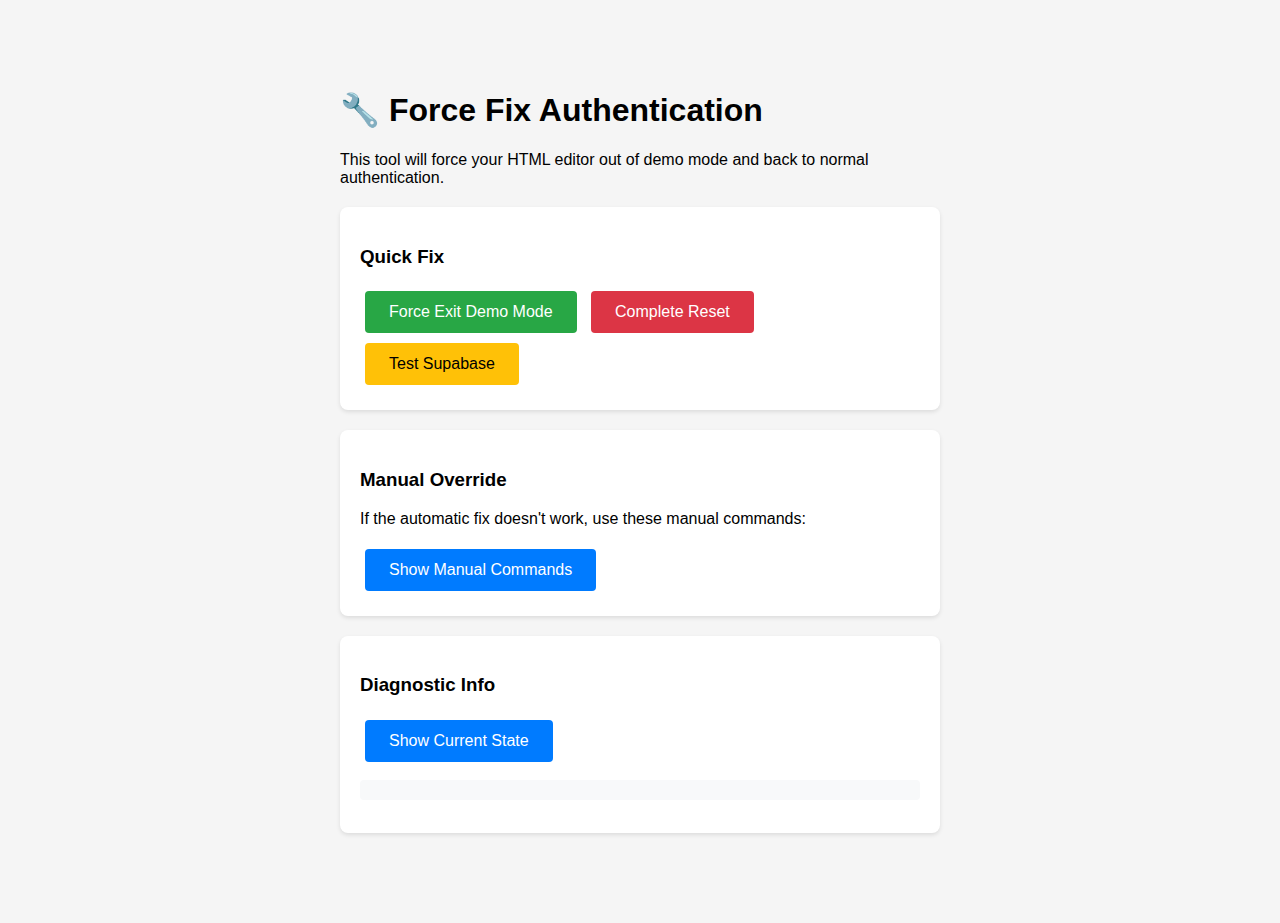
<file: force-fix.html>
<!DOCTYPE html>
<html lang="en">
<head>
    <meta charset="UTF-8">
    <meta name="viewport" content="width=device-width, initial-scale=1.0">
    <title>Force Fix Supabase Auth</title>
    <style>
        body {
            font-family: Arial, sans-serif;
            max-width: 600px;
            margin: 50px auto;
            padding: 20px;
            background: #f5f5f5;
        }
        .fix-panel {
            background: white;
            padding: 20px;
            border-radius: 8px;
            box-shadow: 0 2px 4px rgba(0,0,0,0.1);
            margin: 20px 0;
        }
        button {
            background: #007bff;
            color: white;
            border: none;
            padding: 12px 24px;
            border-radius: 4px;
            cursor: pointer;
            margin: 5px;
            font-size: 16px;
        }
        button:hover { background: #0056b3; }
        .success { background: #28a745; }
        .danger { background: #dc3545; }
        .warning { background: #ffc107; color: #000; }
        .status {
            padding: 10px;
            margin: 10px 0;
            border-radius: 4px;
            font-weight: bold;
        }
        .status.success { background: #d4edda; color: #155724; }
        .status.error { background: #f8d7da; color: #721c24; }
        .status.info { background: #d1ecf1; color: #0c5460; }
        pre {
            background: #f8f9fa;
            padding: 10px;
            border-radius: 4px;
            overflow-x: auto;
            max-height: 200px;
        }
    </style>
</head>
<body>
    <h1>🔧 Force Fix Authentication</h1>
    <p>This tool will force your HTML editor out of demo mode and back to normal authentication.</p>

    <div class="fix-panel">
        <h3>Quick Fix</h3>
        <button onclick="forceFixAuth()" class="success">Force Exit Demo Mode</button>
        <button onclick="resetEverything()" class="danger">Complete Reset</button>
        <button onclick="testConnection()" class="warning">Test Supabase</button>
        <div id="status"></div>
    </div>

    <div class="fix-panel">
        <h3>Manual Override</h3>
        <p>If the automatic fix doesn't work, use these manual commands:</p>
        <button onclick="manualCommands()">Show Manual Commands</button>
        <div id="manualSteps" style="display: none;">
            <h4>Run these in your browser console (F12):</h4>
            <pre id="commands"></pre>
        </div>
    </div>

    <div class="fix-panel">
        <h3>Diagnostic Info</h3>
        <button onclick="showDiagnostics()">Show Current State</button>
        <pre id="diagnostics"></pre>
    </div>

    <script>
        const supabaseUrl = 'https://tpeotxhvlhijpboqtxzr.supabase.co';
        const supabaseKey = 'eyJhbGciOiJIUzI1NiIsInR5cCI6IkpXVCJ9.eyJpc3MiOiJzdXBhYmFzZSIsInJlZiI6InRwZW90eGh2bGhpanBib3F0eHpyIiwicm9sZSI6ImFub24iLCJpYXQiOjE3NTMwMDg4OTYsImV4cCI6MjA2ODU4NDg5Nn0.yOWHk5mlwJSBJ2_BxBCwErZuyS5zmO0StyRyJvbfJGY';

        function showStatus(message, type = 'info') {
            const statusDiv = document.getElementById('status');
            statusDiv.innerHTML = `<div class="status ${type}">${message}</div>`;
        }

        async function forceFixAuth() {
            showStatus('Attempting to force exit demo mode...', 'info');
            
            try {
                // Method 1: Load Supabase library
                await loadSupabaseLibrary();
                
                // Method 2: Create client directly
                if (window.supabase && typeof window.supabase.createClient === 'function') {
                    const client = window.supabase.createClient(supabaseUrl, supabaseKey);
                    
                    // Test connection
                    const { data, error } = await client.auth.getSession();
                    if (error) throw error;
                    
                    // Success! Now we need to update the main app
                    showStatus('✅ Supabase connection successful! Now updating main app...', 'success');
                    
                    // Open main app and inject fix
                    const fixScript = `
                        // Force exit demo mode
                        if (window.documentStorage) {
                            console.log('Found documentStorage, forcing out of demo mode...');
                            if (window.documentStorage.demoMode) {
                                window.documentStorage.demoMode = false;
                                window.documentStorage.updateAuthUI();
                                console.log('✅ Demo mode disabled!');
                            }
                            
                            // Reinitialize Supabase if needed
                            if (!window.documentStorage.supabase) {
                                window.documentStorage.init();
                                console.log('🔄 Reinitializing Supabase...');
                            }
                        }
                    `;
                    
                    // Try to communicate with main window if it's open
                    try {
                        const mainWindow = window.open('/', 'htmleditor');
                        setTimeout(() => {
                            mainWindow.eval(fixScript);
                            showStatus('✅ Fix applied! Check your main HTML editor window.', 'success');
                        }, 1000);
                    } catch (e) {
                        showStatus('⚠️ Cannot automatically fix. Please use manual commands below.', 'info');
                        manualCommands();
                    }
                    
                } else {
                    throw new Error('Supabase library failed to load');
                }
                
            } catch (error) {
                showStatus(`❌ Fix failed: ${error.message}`, 'error');
                console.error('Fix failed:', error);
            }
        }

        async function loadSupabaseLibrary() {
            return new Promise((resolve, reject) => {
                if (window.supabase) {
                    resolve();
                    return;
                }
                
                const script = document.createElement('script');
                script.src = 'https://unpkg.com/@supabase/supabase-js@2/dist/umd/supabase.js';
                script.onload = () => {
                    setTimeout(() => {
                        if (window.supabase || window.createClient) {
                            if (!window.supabase && window.createClient) {
                                window.supabase = { createClient: window.createClient };
                            }
                            resolve();
                        } else {
                            reject(new Error('Library loaded but Supabase not found'));
                        }
                    }, 500);
                };
                script.onerror = () => reject(new Error('Failed to load Supabase library'));
                document.head.appendChild(script);
            });
        }

        async function testConnection() {
            showStatus('Testing Supabase connection...', 'info');
            
            try {
                await loadSupabaseLibrary();
                const client = window.supabase.createClient(supabaseUrl, supabaseKey);
                const { data, error } = await client.auth.getSession();
                
                if (error) throw error;
                
                showStatus('✅ Supabase connection is working perfectly!', 'success');
            } catch (error) {
                showStatus(`❌ Connection failed: ${error.message}`, 'error');
            }
        }

        function resetEverything() {
            if (confirm('This will clear all local data and reset the app. Continue?')) {
                localStorage.clear();
                sessionStorage.clear();
                showStatus('✅ All local data cleared. Refresh your main app to restart.', 'success');
            }
        }

        function manualCommands() {
            const commands = `// Open your main HTML editor, press F12, go to Console tab, and paste:

// Step 1: Force exit demo mode
if (window.documentStorage) {
    window.documentStorage.demoMode = false;
    window.documentStorage.updateAuthUI();
    console.log('✅ Demo mode disabled');
}

// Step 2: Reinitialize Supabase
if (window.documentStorage && window.documentStorage.init) {
    window.documentStorage.init();
    console.log('🔄 Reinitializing...');
}

// Step 3: Check status
setTimeout(() => {
    const btn = document.getElementById('authBtn');
    console.log('Button text:', btn ? btn.textContent : 'Button not found');
    console.log('Demo mode:', window.documentStorage ? window.documentStorage.demoMode : 'No storage');
}, 2000);`;

            document.getElementById('commands').textContent = commands;
            document.getElementById('manualSteps').style.display = 'block';
        }

        function showDiagnostics() {
            const info = `
Current URL: ${window.location.href}
User Agent: ${navigator.userAgent}
Online: ${navigator.onLine}
Local Storage: ${typeof Storage !== 'undefined'}
Supabase Library: ${window.supabase ? 'Loaded' : 'Not loaded'}
Supabase URL: ${supabaseUrl}
Timestamp: ${new Date().toISOString()}
            `;
            document.getElementById('diagnostics').textContent = info.trim();
        }
    </script>
</body>
</html>
</file>
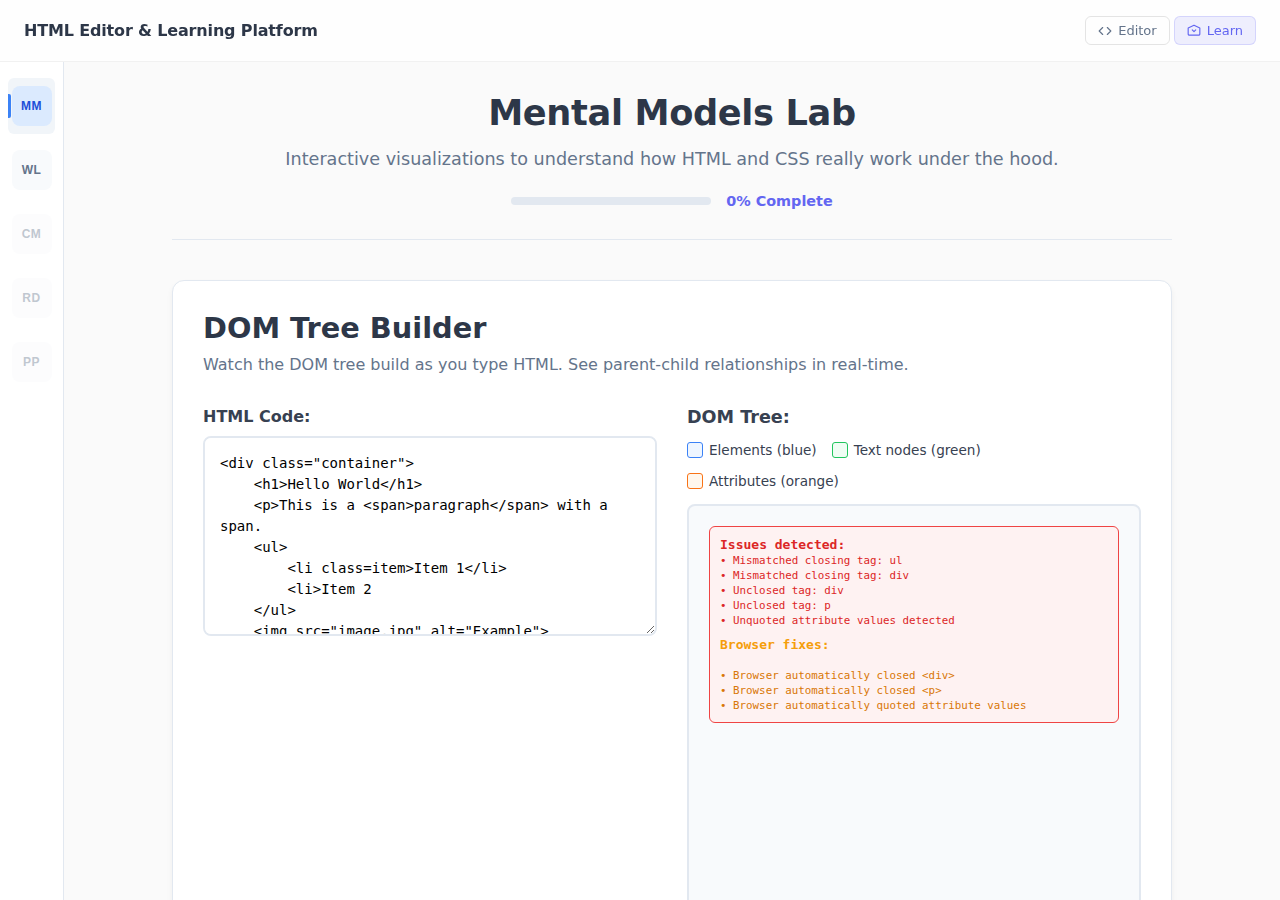
<file: learn.html>
<!DOCTYPE html>
<html lang="en">
<head>
    <meta charset="UTF-8">
    <meta name="viewport" content="width=device-width, initial-scale=1.0">
    <title>Learn HTML & CSS - HTML Editor & Learning Platform</title>
    
    <!-- Stylesheets -->
    <link rel="stylesheet" href="shared/style.css">
    <link rel="stylesheet" href="shared/gamification.css">
    <link rel="stylesheet" href="learn/learn.css">
</head>
<body>
    <!-- Floating Orbs Background -->
    <div class="floating-orbs">
        <div class="floating-orb"></div>
        <div class="floating-orb"></div>
        <div class="floating-orb"></div>
    </div>
    
    <header>
        <h1>HTML Editor & Learning Platform</h1>
        <nav class="header-nav">
            <a href="index.html" class="nav-link">
                <svg width="14" height="14" viewBox="0 0 24 24" fill="none" xmlns="http://www.w3.org/2000/svg">
                    <polyline points="16,18 22,12 16,6" stroke="currentColor" stroke-width="2" stroke-linecap="round" stroke-linejoin="round"/>
                    <polyline points="8,6 2,12 8,18" stroke="currentColor" stroke-width="2" stroke-linecap="round" stroke-linejoin="round"/>
                </svg>
                Editor
            </a>
            <a href="learn.html" class="nav-link active">
                <svg width="14" height="14" viewBox="0 0 24 24" fill="none" xmlns="http://www.w3.org/2000/svg">
                    <path d="M12 2L2 7V17C2 17.5304 2.21071 18.0391 2.58579 18.4142C2.96086 18.7893 3.46957 19 4 19H20C20.5304 19 21.0391 18.7893 21.4142 18.4142C21.7893 18.0391 22 17.5304 22 17V7L12 2Z" stroke="currentColor" stroke-width="2" stroke-linecap="round" stroke-linejoin="round"/>
                    <polyline points="9,10 12,13 15,10" stroke="currentColor" stroke-width="2" stroke-linecap="round" stroke-linejoin="round"/>
                </svg>
                Learn
            </a>
        </nav>
    </header>

    <!-- Learn Content -->
    <div class="learn-container">
        <!-- Module Navigation -->
        <nav class="module-nav">
            <div class="module-list">
                <button class="module-btn active" data-module="mental-models" title="Mental Models Lab">
                    <div class="module-icon">MM</div>
                </button>
                <button class="module-btn" data-module="why-lab" title="The Why Lab">
                    <div class="module-icon">WL</div>
                </button>
                <button class="module-btn coming-soon" data-module="css-mastery" title="CSS Mastery">
                    <div class="module-icon">CM</div>
                </button>
                <button class="module-btn coming-soon" data-module="responsive" title="Responsive Design">
                    <div class="module-icon">RD</div>
                </button>
                <button class="module-btn coming-soon" data-module="projects" title="Projects & Practice">
                    <div class="module-icon">PP</div>
                </button>
            </div>
        </nav>

        <!-- Module Content Area -->
        <main class="module-content">
            <!-- Mental Models Lab Module -->
            <div id="mental-models-module" class="learning-module active">
                <div class="module-header">
                    <h1>Mental Models Lab</h1>
                    <p>Interactive visualizations to understand how HTML and CSS really work under the hood.</p>
                    <div class="module-progress">
                        <div class="progress-bar">
                            <div class="progress-fill" style="width: 0%"></div>
                        </div>
                        <span class="progress-text">0% Complete</span>
                    </div>
                </div>

                <!-- DOM Tree Visualization -->
                <section class="lab-section">
                    <div class="lab-header">
                        <h2>DOM Tree Builder</h2>
                        <p>Watch the DOM tree build as you type HTML. See parent-child relationships in real-time.</p>
                    </div>
                    <div class="lab-content">
                        <div class="input-section">
                            <label for="htmlInput">HTML Code:</label>
                            <textarea id="htmlInput" placeholder="Type your HTML here...">
<div class="container">
    <h1>Hello World</h1>
    <p>This is a <span>paragraph</span> with a span.
    <ul>
        <li class=item>Item 1</li>
        <li>Item 2
    </ul>
    <img src="image.jpg" alt="Example">
</div></textarea>
                        </div>
                        <div class="visualization-section">
                            <h3>DOM Tree:</h3>
                            <div class="tree-legend">
                                <div class="legend-item">
                                    <span class="legend-color" style="background: #eff6ff; border-color: #3b82f6;"></span>
                                    <span>Elements (blue)</span>
                                </div>
                                <div class="legend-item">
                                    <span class="legend-color" style="background: #f0fdf4; border-color: #22c55e;"></span>
                                    <span>Text nodes (green)</span>
                                </div>
                                <div class="legend-item">
                                    <span class="legend-color" style="background: #fff7ed; border-color: #f97316;"></span>
                                    <span>Attributes (orange)</span>
                                </div>
                            </div>
                            <div id="domTree" class="dom-tree"></div>
                            <div class="tree-instructions">
                                <p><strong>💡 Try this:</strong> Hover over any node to see parent-child relationships!</p>
                                <p><strong>🔧 Error detection:</strong> Try removing closing tags or unquoting attributes to see how the browser fixes them.</p>
                            </div>
                        </div>
                    </div>
                </section>

                <!-- CSS Playground -->
                <section class="lab-section">
                    <div class="lab-header">
                        <h2>CSS Playground 🎨</h2>
                        <p>Experiment with CSS properties and see instant results! The best way to learn is by doing.</p>
                    </div>
                    <div class="lab-content">
                        <div class="css-playground">
                            <div class="playground-left">
                                <h3>Live Preview</h3>
                                <div class="preview-container">
                                    <div class="demo-element" id="demoElement">
                                        <h3>Hello World!</h3>
                                        <p>I'm a demo element. Style me with CSS!</p>
                                        <button>Click me</button>
                                    </div>
                                </div>
                                
                                <div class="property-inspector">
                                    <h4>Quick Properties</h4>
                                    <div class="quick-controls">
                                        <div class="control-row">
                                            <label>Background:</label>
                                            <input type="color" id="bgColor" value="#3b82f6">
                                            <button class="preset-btn" data-property="background" data-value="linear-gradient(45deg, #ff6b6b, #4ecdc4)">Gradient</button>
                                        </div>
                                        <div class="control-row">
                                            <label>Text Color:</label>
                                            <input type="color" id="textColor" value="#ffffff">
                                        </div>
                                        <div class="control-row">
                                            <label>Padding:</label>
                                            <input type="range" id="paddingSlider" min="0" max="50" value="20">
                                            <span id="paddingValue">20px</span>
                                        </div>
                                        <div class="control-row">
                                            <label>Border Radius:</label>
                                            <input type="range" id="radiusSlider" min="0" max="50" value="8">
                                            <span id="radiusValue">8px</span>
                                        </div>
                                    </div>
                                </div>
                            </div>
                            
                            <div class="playground-right">
                                <h3>CSS Editor</h3>
                                <div class="css-editor-container">
                                    <textarea id="cssEditor" placeholder="/* Type your CSS here */
.demo-element {
  background: #3b82f6;
  color: white;
  padding: 20px;
  border-radius: 8px;
  text-align: center;
}

.demo-element h3 {
  margin: 0 0 10px 0;
  font-size: 1.5rem;
}

.demo-element p {
  margin: 0 0 15px 0;
  opacity: 0.9;
}

.demo-element button {
  background: white;
  color: #3b82f6;
  border: none;
  padding: 8px 16px;
  border-radius: 4px;
  cursor: pointer;
  font-weight: 500;
}

.demo-element button:hover {
  background: #f1f5f9;
}"></textarea>
                                </div>
                                
                                <div class="css-examples">
                                    <h4>Try These Examples:</h4>
                                    <div class="example-buttons">
                                        <button class="example-btn" data-example="card">Card Style</button>
                                        <button class="example-btn" data-example="button">Button Focus</button>
                                        <button class="example-btn" data-example="gradient">Gradients</button>
                                        <button class="example-btn" data-example="shadow">Shadows</button>
                                        <button class="example-btn" data-example="animation">Animation</button>
                                        <button class="reset-btn">Reset</button>
                                    </div>
                                </div>
                            </div>
                        </div>
                    </div>
                </section>

                <!-- Box Model Interactive -->
                <section class="lab-section">
                    <div class="lab-header">
                        <h2>Interactive Box Model</h2>
                        <p>Manipulate padding, border, and margin with sliders to see live effects.</p>
                    </div>
                    <div class="lab-content">
                        <div class="box-model-controls">
                            <div class="control-group">
                                <label>Margin:</label>
                                <input type="range" id="marginSlider" min="0" max="50" value="20">
                                <span id="marginValue">20px</span>
                            </div>
                            <div class="control-group">
                                <label>Border:</label>
                                <input type="range" id="borderSlider" min="0" max="20" value="5">
                                <span id="borderValue">5px</span>
                            </div>
                            <div class="control-group">
                                <label>Padding:</label>
                                <input type="range" id="paddingSlider" min="0" max="50" value="15">
                                <span id="paddingValue">15px</span>
                            </div>
                        </div>
                        <div class="box-model-visualization">
                            <div class="box-model-demo" id="boxModelDemo">
                                <div class="margin-area">
                                    <div class="margin-label">margin</div>
                                    <div class="border-area">
                                        <div class="border-label">border</div>
                                        <div class="padding-area">
                                            <div class="padding-label">padding</div>
                                            <div class="content-area">
                                                content
                                            </div>
                                        </div>
                                    </div>
                                </div>
                            </div>
                        </div>
                    </div>
                </section>

                <!-- Flexbox Axes Visualization -->
                <section class="lab-section">
                    <div class="lab-header">
                        <h2>Flexbox Axes Visualizer</h2>
                        <p>See how flexbox axes rotate when you change flex-direction.</p>
                    </div>
                    <div class="lab-content">
                        <div class="flexbox-controls">
                            <label for="flexDirection">Flex Direction:</label>
                            <select id="flexDirection">
                                <option value="row">row</option>
                                <option value="row-reverse">row-reverse</option>
                                <option value="column">column</option>
                                <option value="column-reverse">column-reverse</option>
                            </select>
                        </div>
                        <div class="flexbox-visualization">
                            <div class="flexbox-container" id="flexboxContainer">
                                <div class="flex-item">1</div>
                                <div class="flex-item">2</div>
                                <div class="flex-item">3</div>
                                <div class="main-axis" id="mainAxis">
                                    <span class="axis-label">Main Axis</span>
                                    <div class="axis-arrow"></div>
                                </div>
                                <div class="cross-axis" id="crossAxis">
                                    <span class="axis-label">Cross Axis</span>
                                    <div class="axis-arrow"></div>
                                </div>
                            </div>
                        </div>
                    </div>
                </section>
            </div>

            <!-- Why Lab Module -->
            <div id="why-lab-module" class="learning-module">
                <div class="module-header">
                    <h1>The Why Lab</h1>
                    <p>Understand Design Decisions - See how web technologies evolved and why they were created.</p>
                    <div class="module-progress">
                        <div class="progress-bar">
                            <div class="progress-fill" style="width: 0%"></div>
                        </div>
                        <span class="progress-text">0% Complete</span>
                    </div>
                </div>

                <!-- Historical Timeline View -->
                <section class="lab-section">
                    <div class="lab-header">
                        <h2>Historical Timeline View</h2>
                        <p>Explore the evolution of web technologies and understand why each innovation was necessary. Click on timeline events to learn more!</p>
                    </div>
                    <div class="lab-content">
                        <div class="timeline-container">
                            <div class="timeline-header">
                                <h3>The Evolution of Web Technologies</h3>
                                <p>From simple text documents to modern interactive experiences</p>
                            </div>
                            
                            <div class="timeline">
                                <!-- 1990 - Just Text -->
                                <div class="timeline-item" data-year="1990">
                                    <div class="timeline-marker"></div>
                                    <div class="timeline-content">
                                        <div class="timeline-year">1990</div>
                                        <div class="timeline-title">Just Text</div>
                                        <div class="timeline-description">
                                            The web started as simple text documents connected by links
                                        </div>
                                        <div class="timeline-problem">
                                            <strong>Problem:</strong> Pages were just text documents - no images, styling, or layout
                                        </div>
                                        <div class="timeline-example">
                                            <div class="code-block">
                                                <pre>Welcome to my website
This is a paragraph
Here is a link to another page</pre>
                                            </div>
                                        </div>
                                    </div>
                                </div>

                                <!-- Arrow pointing to next -->
                                <div class="timeline-arrow">
                                    <div class="arrow-line"></div>
                                    <div class="arrow-head"></div>
                                    <div class="arrow-label">"Need images!"</div>
                                </div>

                                <!-- 1993 - IMG Tag -->
                                <div class="timeline-item" data-year="1993">
                                    <div class="timeline-marker"></div>
                                    <div class="timeline-content">
                                        <div class="timeline-year">1993</div>
                                        <div class="timeline-title">&lt;img&gt; tag invented</div>
                                        <div class="timeline-description">
                                            The first way to display images on web pages
                                        </div>
                                        <div class="timeline-problem">
                                            <strong>Problem:</strong> Still no control over layout - everything stacked vertically
                                        </div>
                                        <div class="timeline-example">
                                            <div class="code-block">
                                                <pre>&lt;h1&gt;Welcome to my website&lt;/h1&gt;
&lt;img src="photo.jpg" alt="My photo"&gt;
&lt;p&gt;This is a paragraph&lt;/p&gt;</pre>
                                            </div>
                                        </div>
                                    </div>
                                </div>

                                <!-- Arrow pointing to next -->
                                <div class="timeline-arrow">
                                    <div class="arrow-line"></div>
                                    <div class="arrow-head"></div>
                                    <div class="arrow-label">"This is hacky!"</div>
                                </div>

                                <!-- 1995 - Tables for Layout -->
                                <div class="timeline-item" data-year="1995">
                                    <div class="timeline-marker"></div>
                                    <div class="timeline-content">
                                        <div class="timeline-year">1995</div>
                                        <div class="timeline-title">Tables for Layout</div>
                                        <div class="timeline-description">
                                            Developers hacked table elements to create complex layouts
                                        </div>
                                        <div class="timeline-problem">
                                            <strong>Problem:</strong> Mixing structure with presentation - HTML became messy and hard to maintain
                                        </div>
                                        <div class="timeline-example">
                                            <div class="code-block">
                                                <pre>&lt;table&gt;
  &lt;tr&gt;
    &lt;td width="200"&gt;Sidebar&lt;/td&gt;
    &lt;td&gt;Main content here&lt;/td&gt;
  &lt;/tr&gt;
&lt;/table&gt;</pre>
                                            </div>
                                        </div>
                                    </div>
                                </div>

                                <!-- Arrow pointing to next -->
                                <div class="timeline-arrow">
                                    <div class="arrow-line"></div>
                                    <div class="arrow-head"></div>
                                    <div class="arrow-label">"Separate presentation!"</div>
                                </div>

                                <!-- 1996 - CSS invented -->
                                <div class="timeline-item" data-year="1996">
                                    <div class="timeline-marker"></div>
                                    <div class="timeline-content">
                                        <div class="timeline-year">1996</div>
                                        <div class="timeline-title">CSS invented</div>
                                        <div class="timeline-description">
                                            Cascading Style Sheets separated presentation from structure
                                        </div>
                                        <div class="timeline-problem">
                                            <strong>Problem:</strong> CSS layout was still limited - mostly positioning with floats (meant for text wrapping)
                                        </div>
                                        <div class="timeline-example">
                                            <div class="code-block">
                                                <pre>.sidebar {
  float: left;
  width: 200px;
}
.main {
  margin-left: 220px;
}</pre>
                                            </div>
                                        </div>
                                    </div>
                                </div>

                                <!-- Arrow pointing to next -->
                                <div class="timeline-arrow">
                                    <div class="arrow-line"></div>
                                    <div class="arrow-head"></div>
                                    <div class="arrow-label">"So hard to center!"</div>
                                </div>

                                <!-- 2009 - Flexbox created -->
                                <div class="timeline-item" data-year="2009">
                                    <div class="timeline-marker"></div>
                                    <div class="timeline-content">
                                        <div class="timeline-year">2009</div>
                                        <div class="timeline-title">Flexbox created</div>
                                        <div class="timeline-description">
                                            Finally, a proper 1-dimensional layout system designed for UI
                                        </div>
                                        <div class="timeline-problem">
                                            <strong>Problem:</strong> Flexbox is 1-dimensional - great for components, but complex 2D layouts still tricky
                                        </div>
                                        <div class="timeline-example">
                                            <div class="code-block">
                                                <pre>.container {
  display: flex;
  justify-content: center;
  align-items: center;
}</pre>
                                            </div>
                                        </div>
                                    </div>
                                </div>

                                <!-- Arrow pointing to next -->
                                <div class="timeline-arrow">
                                    <div class="arrow-line"></div>
                                    <div class="arrow-head"></div>
                                    <div class="arrow-label">"Need 2D layouts!"</div>
                                </div>

                                <!-- 2017 - CSS Grid -->
                                <div class="timeline-item" data-year="2017">
                                    <div class="timeline-marker"></div>
                                    <div class="timeline-content">
                                        <div class="timeline-year">2017</div>
                                        <div class="timeline-title">CSS Grid arrives</div>
                                        <div class="timeline-description">
                                            True 2-dimensional layout system - the layout method we always needed
                                        </div>
                                        <div class="timeline-problem">
                                            <strong>Current state:</strong> We now have the right tools for the job! Grid for page layouts, Flexbox for components.
                                        </div>
                                        <div class="timeline-example">
                                            <div class="code-block">
                                                <pre>.layout {
  display: grid;
  grid-template:
    "header header" auto
    "sidebar main" 1fr
    "footer footer" auto;
}</pre>
                                            </div>
                                        </div>
                                    </div>
                                </div>
                            </div>

                            <div class="timeline-insights">
                                <h3>Key Insights</h3>
                                <div class="insight-cards">
                                    <div class="insight-card">
                                        <h4>Pattern Recognition</h4>
                                        <p>Each new technology solved a specific pain point from the previous era. Understanding these problems helps you choose the right tool today.</p>
                                    </div>
                                    <div class="insight-card">
                                        <h4>Why Not Just Grid?</h4>
                                        <p>Grid is perfect for page layouts, but Flexbox excels at component-level alignment. They work together, not against each other.</p>
                                    </div>
                                    <div class="insight-card">
                                        <h4>Historical Context</h4>
                                        <p>Many "weird" CSS behaviors make sense when you understand they were designed for different use cases than what we use them for today.</p>
                                    </div>
                                </div>
                            </div>
                        </div>
                    </div>
                </section>
            </div>

            <div id="css-mastery-module" class="learning-module">
                <div class="module-header">
                    <h1>CSS Mastery</h1>
                    <p>Advanced styling techniques and modern CSS features.</p>
                </div>
                <div class="coming-soon-content">
                    <div class="coming-soon-icon">CM</div>
                    <h2>Coming Soon</h2>
                    <p>This module is currently under development. Check back soon!</p>
                </div>
            </div>

            <div id="responsive-module" class="learning-module">
                <div class="module-header">
                    <h1>Responsive Design</h1>
                    <p>Create websites that work perfectly on all devices.</p>
                </div>
                <div class="coming-soon-content">
                    <div class="coming-soon-icon">RD</div>
                    <h2>Coming Soon</h2>
                    <p>This module is currently under development. Check back soon!</p>
                </div>
            </div>

            <div id="projects-module" class="learning-module">
                <div class="module-header">
                    <h1>Projects & Practice</h1>
                    <p>Apply your skills with hands-on projects and challenges.</p>
                </div>
                <div class="coming-soon-content">
                    <div class="coming-soon-icon">PP</div>
                    <h2>Coming Soon</h2>
                    <p>This module is currently under development. Check back soon!</p>
                </div>
            </div>
        </main>
    </div>
    
    <!-- Scripts -->
    <script src="shared/gamification.js"></script>
    <script src="learn/learn.js"></script>
</body>
</html>
</file>
<file: shared/style.css>
/* Shared Styles - Used across all pages */

* {
    margin: 0;
    padding: 0;
    box-sizing: border-box;
}

body {
    font-family: -apple-system, BlinkMacSystemFont, 'Segoe UI', system-ui, sans-serif;
    height: 100vh;
    display: flex;
    flex-direction: column;
    background: #fafafa;
    color: #1a1a1a;
}

/* Header Styles */
header {
    background: rgba(255, 255, 255, 0.8);
    backdrop-filter: blur(20px);
    border-bottom: 1px solid rgba(0, 0, 0, 0.05);
    color: #1a1a1a;
    padding: 16px 24px;
    position: relative;
    display: flex;
    justify-content: space-between;
    align-items: center;
}

h1 {
    font-size: 16px;
    font-weight: 600;
    letter-spacing: -0.01em;
    color: #2d3748;
    margin: 0;
}

.header-nav {
    display: flex;
    align-items: center;
    gap: 4px;
}

.nav-link {
    background: transparent;
    border: 1px solid rgba(0, 0, 0, 0.1);
    border-radius: 6px;
    padding: 6px 12px;
    cursor: pointer;
    font-size: 13px;
    color: #64748b;
    text-decoration: none;
    transition: all 0.2s ease;
    display: flex;
    align-items: center;
    justify-content: center;
    gap: 6px;
    font-weight: 500;
}

.nav-link:hover {
    background: rgba(0, 0, 0, 0.05);
    color: #2d3748;
}

.nav-link.active {
    background: rgba(99, 102, 241, 0.1);
    border-color: rgba(99, 102, 241, 0.2);
    color: #6366f1;
}

.nav-link.active:hover {
    background: rgba(99, 102, 241, 0.2);
    transform: scale(1.05);
}

/* Responsive Styles */
@media (max-width: 768px) {
    header {
        padding: 12px 16px;
    }
    
    h1 {
        font-size: 14px;
    }
    
    .nav-link {
        font-size: 12px;
        padding: 4px 8px;
    }
}
</file>
<file: shared/gamification.css>
/* Simple Gamification Styles */

/* Streak Counter Widget */
.streak-widget {
    position: relative;
    display: flex;
    align-items: center;
    gap: 8px;
    background: rgba(255, 255, 255, 0.02);
    backdrop-filter: blur(10px);
    border: 1px solid rgba(255, 255, 255, 0.06);
    border-radius: 8px;
    padding: 6px 10px;
    cursor: pointer;
    transition: all 0.3s ease;
}

.streak-widget:hover {
    background: rgba(255, 255, 255, 0.04);
    border-color: rgba(255, 255, 255, 0.1);
    transform: translateY(-1px);
}

.streak-flame {
    display: flex;
    align-items: center;
    gap: 4px;
}

.flame-icon {
    font-size: 14px;
    filter: grayscale(100%);
    transition: filter 0.3s ease;
}

.streak-flame.active .flame-icon {
    filter: grayscale(0%);
    animation: flicker 2s ease-in-out infinite alternate;
}

.streak-count {
    font-size: 12px;
    font-weight: 600;
    color: var(--text-primary);
    min-width: 16px;
    text-align: center;
}

.streak-tooltip {
    position: absolute;
    top: calc(100% + 8px);
    left: 50%;
    transform: translateX(-50%);
    background: rgba(0, 0, 0, 0.9);
    backdrop-filter: blur(20px);
    color: white;
    padding: 8px 12px;
    border-radius: 6px;
    font-size: 11px;
    white-space: nowrap;
    opacity: 0;
    visibility: hidden;
    transition: all 0.3s ease;
    z-index: 1000;
    border: 1px solid rgba(255, 255, 255, 0.1);
}

.streak-widget:hover .streak-tooltip {
    opacity: 1;
    visibility: visible;
}

/* XP Progress Bar */
.xp-bar {
    display: flex;
    align-items: center;
    gap: 8px;
    background: rgba(255, 255, 255, 0.02);
    backdrop-filter: blur(10px);
    border: 1px solid rgba(255, 255, 255, 0.06);
    border-radius: 8px;
    padding: 6px 10px;
    min-width: 140px;
}

.level-badge {
    background: linear-gradient(135deg, #667eea 0%, #764ba2 100%);
    color: white;
    padding: 2px 6px;
    border-radius: 4px;
    font-size: 10px;
    font-weight: 600;
    text-shadow: 0 1px 2px rgba(0, 0, 0, 0.3);
    box-shadow: 0 2px 4px rgba(0, 0, 0, 0.2);
}

.xp-progress {
    flex: 1;
    height: 12px;
    background: rgba(255, 255, 255, 0.1);
    border-radius: 6px;
    position: relative;
    overflow: hidden;
}

.xp-fill {
    height: 100%;
    background: linear-gradient(90deg, #10b981 0%, #34d399 100%);
    border-radius: 6px;
    transition: width 0.5s ease;
    box-shadow: 0 0 10px rgba(16, 185, 129, 0.3);
}

.xp-text {
    position: absolute;
    top: 50%;
    left: 50%;
    transform: translate(-50%, -50%);
    font-size: 9px;
    font-weight: 600;
    color: white;
    text-shadow: 0 1px 2px rgba(0, 0, 0, 0.7);
    white-space: nowrap;
}

/* XP Gain Notification */
.xp-notification {
    position: fixed;
    top: 100px;
    right: 20px;
    background: linear-gradient(135deg, #10b981 0%, #34d399 100%);
    color: white;
    padding: 8px 16px;
    border-radius: 25px;
    font-size: 12px;
    font-weight: 600;
    box-shadow: 0 4px 20px rgba(16, 185, 129, 0.3);
    transform: translateX(100%);
    opacity: 0;
    transition: all 0.3s cubic-bezier(0.4, 0, 0.2, 1);
    z-index: 2000;
    display: flex;
    align-items: center;
    gap: 8px;
    border: 1px solid rgba(255, 255, 255, 0.2);
}

.xp-notification.show {
    transform: translateX(0);
    opacity: 1;
}

.xp-amount {
    font-size: 14px;
}

.xp-reason {
    opacity: 0.9;
    font-weight: 400;
}

/* Achievement Modal */
.achievement-modal {
    position: fixed;
    top: 0;
    left: 0;
    right: 0;
    bottom: 0;
    background: rgba(0, 0, 0, 0.8);
    backdrop-filter: blur(10px);
    display: flex;
    align-items: center;
    justify-content: center;
    z-index: 3000;
    animation: fadeIn 0.3s ease;
}

.achievement-content {
    background: rgba(255, 255, 255, 0.05);
    backdrop-filter: blur(30px);
    border: 1px solid rgba(255, 255, 255, 0.1);
    border-radius: 20px;
    padding: 30px;
    text-align: center;
    max-width: 400px;
    margin: 20px;
    box-shadow: 0 20px 40px rgba(0, 0, 0, 0.3);
    animation: slideUp 0.4s cubic-bezier(0.4, 0, 0.2, 1);
}

.achievement-header h2 {
    color: #fbbf24;
    margin: 0 0 20px 0;
    font-size: 20px;
    text-shadow: 0 2px 4px rgba(0, 0, 0, 0.3);
}

.achievement-badge {
    display: flex;
    align-items: center;
    justify-content: center;
    gap: 15px;
    margin: 20px 0;
    padding: 20px;
    background: rgba(255, 255, 255, 0.03);
    border-radius: 12px;
    border: 1px solid rgba(255, 255, 255, 0.08);
}

.achievement-icon {
    font-size: 40px;
    animation: bounce 0.6s ease infinite alternate;
}

.achievement-info h3 {
    color: var(--text-primary);
    margin: 0 0 5px 0;
    font-size: 18px;
}

.achievement-info p {
    color: var(--text-secondary);
    margin: 0;
    font-size: 14px;
}

.achievement-close {
    background: linear-gradient(135deg, #667eea 0%, #764ba2 100%);
    color: white;
    border: none;
    padding: 12px 24px;
    border-radius: 25px;
    font-size: 14px;
    font-weight: 600;
    cursor: pointer;
    transition: all 0.3s ease;
    margin-top: 20px;
    box-shadow: 0 4px 15px rgba(102, 126, 234, 0.3);
}

.achievement-close:hover {
    transform: translateY(-2px);
    box-shadow: 0 6px 20px rgba(102, 126, 234, 0.4);
}

/* Animations */
@keyframes flicker {
    0% { transform: scale(1) rotate(-1deg); }
    100% { transform: scale(1.1) rotate(1deg); }
}

@keyframes fadeIn {
    from { opacity: 0; }
    to { opacity: 1; }
}

@keyframes slideUp {
    from { 
        opacity: 0; 
        transform: translateY(20px) scale(0.95); 
    }
    to { 
        opacity: 1; 
        transform: translateY(0) scale(1); 
    }
}

@keyframes bounce {
    from { transform: translateY(0); }
    to { transform: translateY(-5px); }
}

/* Mobile Responsive */
@media (max-width: 768px) {
    .streak-widget,
    .xp-bar {
        padding: 4px 6px;
        gap: 6px;
    }
    
    .xp-bar {
        min-width: 100px;
    }
    
    .streak-count,
    .xp-text {
        font-size: 10px;
    }
    
    .level-badge {
        font-size: 9px;
        padding: 1px 4px;
    }
    
    .achievement-content {
        padding: 20px;
        margin: 10px;
    }
    
    .achievement-badge {
        flex-direction: column;
        gap: 10px;
    }
}
</file>
<file: learn/learn.css>
/* Learning Platform - Modular Styles */

.learn-container {
    display: flex;
    min-height: calc(100vh - 80px);
    background: #fafafa;
}

/* =============================================================================
   Module Navigation Sidebar
   ============================================================================= */

.module-nav {
    width: 64px;
    background: white;
    border-right: 1px solid #e2e8f0;
    padding: 16px 0;
    overflow-y: auto;
}

.module-nav-header {
    display: none;
}

.module-list {
    display: flex;
    flex-direction: column;
    gap: 4px;
    padding: 0 8px;
}

.module-btn {
    display: flex;
    align-items: center;
    justify-content: center;
    padding: 8px;
    background: transparent;
    border: none;
    border-radius: 6px;
    cursor: pointer;
    transition: all 0.15s ease;
    width: 100%;
    position: relative;
    margin-bottom: 4px;
}

.module-btn:hover:not(.coming-soon) {
    background: #f8fafc;
}

.module-btn:hover:not(.coming-soon) .module-icon {
    background: #e2e8f0;
}

.module-btn.active {
    background: #f1f5f9;
}

.module-btn.active::before {
    content: '';
    position: absolute;
    left: 0;
    top: 50%;
    transform: translateY(-50%);
    width: 3px;
    height: 24px;
    background: #3b82f6;
    border-radius: 0 2px 2px 0;
}

.module-btn.coming-soon {
    opacity: 0.4;
    cursor: not-allowed;
}

.module-icon {
    width: 40px;
    height: 40px;
    display: flex;
    align-items: center;
    justify-content: center;
    background: #f8fafc;
    border-radius: 8px;
    flex-shrink: 0;
    font-size: 0.75rem;
    font-weight: 600;
    color: #64748b;
    text-transform: uppercase;
    letter-spacing: 0.5px;
    transition: all 0.15s ease;
}

.module-btn.active .module-icon {
    background: #dbeafe;
    color: #1d4ed8;
}

.module-info {
    display: none;
}

/* =============================================================================
   Module Content Area
   ============================================================================= */

.module-content {
    flex: 1;
    padding: 30px;
    overflow-y: auto;
}

.learning-module {
    display: none;
    max-width: 1000px;
    margin: 0 auto;
}

.learning-module.active {
    display: block;
}

.module-header {
    text-align: center;
    margin-bottom: 40px;
    padding-bottom: 30px;
    border-bottom: 1px solid #e2e8f0;
}

.module-header h1 {
    font-size: 2.2rem;
    font-weight: 700;
    color: #2d3748;
    margin-bottom: 12px;
}

.module-header p {
    font-size: 1.1rem;
    color: #64748b;
    line-height: 1.6;
    margin-bottom: 20px;
}

.module-progress {
    display: flex;
    align-items: center;
    justify-content: center;
    gap: 15px;
    margin-top: 20px;
}

.progress-bar {
    width: 200px;
    height: 8px;
    background: #e2e8f0;
    border-radius: 4px;
    overflow: hidden;
}

.progress-fill {
    height: 100%;
    background: linear-gradient(90deg, #6366f1, #8b5cf6);
    border-radius: 4px;
    transition: width 0.3s ease;
}

.progress-text {
    font-size: 0.9rem;
    font-weight: 600;
    color: #6366f1;
}

/* Coming Soon Styles */
.coming-soon-content {
    display: flex;
    flex-direction: column;
    align-items: center;
    justify-content: center;
    min-height: 400px;
    text-align: center;
    background: white;
    border-radius: 12px;
    padding: 60px 40px;
    border: 1px solid #e2e8f0;
}

.coming-soon-icon {
    width: 64px;
    height: 64px;
    display: flex;
    align-items: center;
    justify-content: center;
    background: #f1f5f9;
    border-radius: 12px;
    font-size: 1.2rem;
    font-weight: 600;
    color: #64748b;
    text-transform: uppercase;
    letter-spacing: 1px;
    margin-bottom: 20px;
    border: 2px solid #e2e8f0;
}

.coming-soon-content h2 {
    font-size: 1.8rem;
    font-weight: 600;
    color: #2d3748;
    margin-bottom: 12px;
}

.coming-soon-content p {
    font-size: 1rem;
    color: #64748b;
    line-height: 1.6;
}

.lab-section {
    background: white;
    border-radius: 12px;
    padding: 30px;
    margin-bottom: 40px;
    box-shadow: 0 4px 6px rgba(0, 0, 0, 0.05);
    border: 1px solid #e2e8f0;
}

.lab-header {
    margin-bottom: 30px;
}

.lab-header h2 {
    font-size: 1.8rem;
    font-weight: 600;
    color: #2d3748;
    margin-bottom: 8px;
}

.lab-header p {
    color: #64748b;
    font-size: 1rem;
    line-height: 1.5;
}

.lab-content {
    display: grid;
    grid-template-columns: 1fr 1fr;
    gap: 30px;
    align-items: start;
}

/* Override for CSS Playground */
.lab-content:has(.css-playground) {
    display: block !important;
}

/* DOM Tree Styles */
.input-section {
    display: flex;
    flex-direction: column;
}

.input-section label {
    font-weight: 600;
    color: #374151;
    margin-bottom: 10px;
}

#htmlInput {
    width: 100%;
    height: 200px;
    padding: 15px;
    border: 2px solid #e2e8f0;
    border-radius: 8px;
    font-family: 'SF Mono', 'Monaco', 'Cascadia Code', 'Roboto Mono', monospace;
    font-size: 14px;
    line-height: 1.5;
    resize: vertical;
    transition: border-color 0.2s ease;
}

#htmlInput:focus {
    outline: none;
    border-color: #6366f1;
}

.visualization-section h3 {
    font-size: 1.1rem;
    font-weight: 600;
    color: #374151;
    margin-bottom: 15px;
}

.tree-legend {
    display: flex;
    gap: 15px;
    margin-bottom: 15px;
    flex-wrap: wrap;
}

.legend-item {
    display: flex;
    align-items: center;
    gap: 6px;
    font-size: 0.85rem;
    color: #374151;
}

.legend-color {
    width: 16px;
    height: 16px;
    border-radius: 3px;
    border: 1px solid;
    flex-shrink: 0;
}

.dom-tree {
    background: #f8fafc;
    border: 2px solid #e2e8f0;
    border-radius: 8px;
    padding: 20px;
    min-height: 200px;
    font-family: 'SF Mono', 'Monaco', 'Cascadia Code', 'Roboto Mono', monospace;
    font-size: 13px;
    overflow: auto;
}

.tree-instructions {
    margin-top: 15px;
    padding: 12px;
    background: rgba(99, 102, 241, 0.05);
    border: 1px solid rgba(99, 102, 241, 0.2);
    border-radius: 6px;
}

.tree-instructions p {
    margin: 0;
    font-size: 0.85rem;
    color: #64748b;
    line-height: 1.4;
}

.tree-instructions p + p {
    margin-top: 6px;
}

.dom-node {
    margin: 4px 0;
    padding: 6px 10px;
    border-radius: 6px;
    background: white;
    border: 1px solid #d1d5db;
    position: relative;
    cursor: pointer;
    transition: all 0.3s ease;
    opacity: 0;
    transform: translateX(-20px);
    animation: slideIn 0.4s ease forwards;
}

@keyframes slideIn {
    to {
        opacity: 1;
        transform: translateX(0);
    }
}

.dom-node.element {
    background: #eff6ff;
    border-color: #3b82f6;
    color: #1e40af;
}

.dom-node.text {
    background: #f0fdf4;
    border-color: #22c55e;
    color: #166534;
    font-style: italic;
}

.dom-node.attribute {
    background: #fff7ed;
    border-color: #f97316;
    color: #c2410c;
    font-weight: 500;
}

.dom-node.error {
    background: #fef2f2;
    border-color: #ef4444;
    color: #dc2626;
    border-width: 2px;
    animation: shake 0.5s ease-in-out;
}

@keyframes shake {
    0%, 100% { transform: translateX(0); }
    25% { transform: translateX(-5px); }
    75% { transform: translateX(5px); }
}

.dom-node.malformed {
    background: #fef3c7;
    border-color: #f59e0b;
    color: #d97706;
    border-style: dashed;
}

.dom-node:hover {
    box-shadow: 0 4px 12px rgba(0, 0, 0, 0.15);
    transform: translateY(-2px);
    z-index: 10;
}

.dom-node.highlight-parent {
    background: #fef3c7 !important;
    border-color: #f59e0b !important;
    box-shadow: 0 0 0 2px rgba(245, 158, 11, 0.3);
}

.dom-node.highlight-child {
    background: #dcfce7 !important;
    border-color: #22c55e !important;
    box-shadow: 0 0 0 2px rgba(34, 197, 94, 0.3);
}

.dom-node.highlight-sibling {
    background: #e0f2fe !important;
    border-color: #0ea5e9 !important;
    box-shadow: 0 0 0 2px rgba(14, 165, 233, 0.3);
}

.dom-node::before {
    content: '';
    position: absolute;
    left: -15px;
    top: 50%;
    width: 10px;
    height: 1px;
    background: #9ca3af;
    transition: all 0.3s ease;
}

.dom-node:hover::before {
    background: #6366f1;
    width: 15px;
    height: 2px;
}

.tag-name {
    color: #1e40af;
    font-weight: 600;
}

.attribute-name {
    color: #c2410c;
    font-weight: 500;
}

.attribute-value {
    color: #059669;
    font-style: italic;
}

.text-content {
    color: #166534;
    font-style: italic;
}

.browser-fix-indicator {
    position: absolute;
    top: -8px;
    right: -8px;
    background: #f59e0b;
    color: white;
    border-radius: 50%;
    width: 16px;
    height: 16px;
    font-size: 10px;
    display: flex;
    align-items: center;
    justify-content: center;
    font-weight: bold;
}

.error-indicator {
    position: absolute;
    top: -8px;
    right: -8px;
    background: #ef4444;
    color: white;
    border-radius: 50%;
    width: 16px;
    height: 16px;
    font-size: 10px;
    display: flex;
    align-items: center;
    justify-content: center;
    font-weight: bold;
}

.dom-level-1 { margin-left: 20px; }
.dom-level-2 { margin-left: 40px; }
.dom-level-3 { margin-left: 60px; }
.dom-level-4 { margin-left: 80px; }
.dom-level-5 { margin-left: 100px; }

/* CSS Playground Styles */
.css-playground {
    display: grid !important;
    grid-template-columns: 1fr 2fr !important;
    gap: 30px !important;
    margin-bottom: 40px;
}

.playground-left {
    background: #f8fafc;
    border: 2px solid #e2e8f0;
    border-radius: 8px;
    padding: 20px;
}

.playground-left h3 {
    color: #1e293b;
    margin-bottom: 15px;
    font-size: 1.1rem;
    font-weight: 600;
}

.preview-container {
    background: white;
    border: 2px solid #e2e8f0;
    border-radius: 8px;
    padding: 30px;
    margin-bottom: 25px;
    min-height: 250px;
    display: flex;
    align-items: center;
    justify-content: center;
}

.demo-element {
    background: #3b82f6;
    color: white;
    padding: 20px;
    border-radius: 8px;
    text-align: center;
    transition: all 0.3s ease;
}

.demo-element h3 {
    margin: 0 0 10px 0;
    font-size: 1.5rem;
}

.demo-element p {
    margin: 0 0 15px 0;
    opacity: 0.9;
}

.demo-element button {
    background: white;
    color: #3b82f6;
    border: none;
    padding: 8px 16px;
    border-radius: 4px;
    cursor: pointer;
    font-weight: 500;
    transition: all 0.2s ease;
}

.demo-element button:hover {
    background: #f1f5f9;
}

.property-inspector {
    background: white;
    border: 1px solid #e2e8f0;
    border-radius: 8px;
    padding: 20px;
}

.property-inspector h4 {
    color: #1e293b;
    margin-bottom: 15px;
    font-size: 1rem;
    font-weight: 600;
}

.quick-controls {
    display: flex;
    flex-direction: column;
    gap: 12px;
}

.control-row {
    display: flex;
    align-items: center;
    gap: 10px;
}

.control-row label {
    font-weight: 500;
    color: #374151;
    min-width: 80px;
    font-size: 0.9rem;
}

.control-row input[type="color"] {
    width: 40px;
    height: 30px;
    border: 1px solid #e2e8f0;
    border-radius: 4px;
    cursor: pointer;
    background: none;
}

.control-row input[type="range"] {
    flex: 1;
    margin: 0 8px;
}

.control-row span {
    font-family: 'SF Mono', monospace;
    font-size: 0.85rem;
    color: #6366f1;
    font-weight: 500;
    min-width: 40px;
}

.preset-btn {
    background: #6366f1;
    color: white;
    border: none;
    padding: 4px 8px;
    border-radius: 4px;
    cursor: pointer;
    font-size: 0.8rem;
    font-weight: 500;
    transition: all 0.2s ease;
}

.preset-btn:hover {
    background: #5b5bd6;
}

.playground-right {
    background: #f8fafc;
    border: 2px solid #e2e8f0;
    border-radius: 8px;
    padding: 25px;
}

.playground-right h3 {
    color: #1e293b;
    margin-bottom: 20px;
    font-size: 1.2rem;
    font-weight: 600;
}

.css-editor-container {
    margin-bottom: 25px;
}

#cssEditor {
    width: 100%;
    height: 320px;
    padding: 15px;
    border: 2px solid #e2e8f0;
    border-radius: 8px;
    font-family: 'SF Mono', 'Monaco', 'Cascadia Code', 'Roboto Mono', monospace;
    font-size: 14px;
    line-height: 1.5;
    resize: vertical;
    background: white;
    transition: border-color 0.2s ease;
}

#cssEditor:focus {
    outline: none;
    border-color: #6366f1;
    box-shadow: 0 0 0 3px rgba(99, 102, 241, 0.1);
}

.css-examples h4 {
    color: #1e293b;
    margin-bottom: 15px;
    font-size: 1rem;
    font-weight: 600;
}

.example-buttons {
    display: flex;
    flex-wrap: wrap;
    gap: 8px;
}

.example-btn {
    background: #6366f1;
    color: white;
    border: none;
    padding: 8px 12px;
    border-radius: 6px;
    cursor: pointer;
    font-size: 0.85rem;
    font-weight: 500;
    transition: all 0.2s ease;
}

.example-btn:hover {
    background: #5b5bd6;
    transform: translateY(-1px);
}

.reset-btn {
    background: #ef4444;
    color: white;
    border: none;
    padding: 8px 12px;
    border-radius: 6px;
    cursor: pointer;
    font-size: 0.85rem;
    font-weight: 500;
    transition: all 0.2s ease;
}

.reset-btn:hover {
    background: #dc2626;
    transform: translateY(-1px);
}

/* Responsive Design */
@media (max-width: 768px) {
    .css-playground {
        grid-template-columns: 1fr !important;
        gap: 25px;
    }
}

@media (max-width: 768px) {
    .css-playground {
        gap: 20px;
    }
    
    .playground-left, .playground-right {
        padding: 20px;
    }
    
    .preview-container {
        padding: 20px;
        min-height: 150px;
    }
    
    #cssEditor {
        height: 250px;
        font-size: 13px;
    }
    
    .control-row {
        flex-wrap: wrap;
        gap: 8px;
    }
    
    .control-row label {
        min-width: auto;
    }
    
    .example-buttons {
        justify-content: center;
    }
}

/* Box Model Styles */
.box-model-controls {
    background: #f8fafc;
    border: 2px solid #e2e8f0;
    border-radius: 8px;
    padding: 20px;
}

.control-group {
    display: flex;
    align-items: center;
    margin-bottom: 15px;
    gap: 15px;
}

.control-group label {
    font-weight: 600;
    color: #374151;
    min-width: 70px;
}

.control-group input[type="range"] {
    flex: 1;
    height: 6px;
    border-radius: 3px;
    background: #e2e8f0;
    outline: none;
    -webkit-appearance: none;
}

.control-group input[type="range"]::-webkit-slider-thumb {
    -webkit-appearance: none;
    appearance: none;
    width: 18px;
    height: 18px;
    border-radius: 50%;
    background: #6366f1;
    cursor: pointer;
}

.control-group input[type="range"]::-moz-range-thumb {
    width: 18px;
    height: 18px;
    border-radius: 50%;
    background: #6366f1;
    cursor: pointer;
    border: none;
}

.control-group span {
    font-family: 'SF Mono', 'Monaco', 'Cascadia Code', 'Roboto Mono', monospace;
    font-weight: 600;
    color: #6366f1;
    min-width: 50px;
}

.box-model-visualization {
    display: flex;
    justify-content: center;
    align-items: center;
    min-height: 300px;
    background: #f8fafc;
    border: 2px solid #e2e8f0;
    border-radius: 8px;
}

.box-model-demo {
    position: relative;
}

.margin-area {
    background: #fef3c7;
    border: 2px dashed #f59e0b;
    padding: 20px;
    position: relative;
}

.border-area {
    background: #fee2e2;
    border: 5px solid #ef4444;
    position: relative;
}

.padding-area {
    background: #dcfce7;
    padding: 15px;
    position: relative;
}

.content-area {
    background: #dbeafe;
    padding: 20px;
    text-align: center;
    font-weight: 600;
    color: #1e40af;
    min-width: 120px;
}

.margin-label, .border-label, .padding-label {
    position: absolute;
    font-size: 12px;
    font-weight: 600;
    color: #374151;
    background: white;
    padding: 2px 6px;
    border-radius: 3px;
    border: 1px solid #d1d5db;
}

.margin-label {
    top: 5px;
    left: 5px;
    color: #d97706;
}

.border-label {
    top: 5px;
    left: 5px;
    color: #dc2626;
}

.padding-label {
    top: 5px;
    left: 5px;
    color: #16a34a;
}

/* Flexbox Axes Styles */
.flexbox-controls {
    background: #f8fafc;
    border: 2px solid #e2e8f0;
    border-radius: 8px;
    padding: 20px;
    display: flex;
    align-items: center;
    gap: 15px;
}

.flexbox-controls label {
    font-weight: 600;
    color: #374151;
}

.flexbox-controls select {
    padding: 8px 12px;
    border: 2px solid #e2e8f0;
    border-radius: 6px;
    background: white;
    color: #374151;
    font-weight: 500;
    cursor: pointer;
}

.flexbox-controls select:focus {
    outline: none;
    border-color: #6366f1;
}

.flexbox-visualization {
    background: #f8fafc;
    border: 2px solid #e2e8f0;
    border-radius: 8px;
    padding: 30px;
    display: flex;
    justify-content: center;
    align-items: center;
    min-height: 300px;
}

.flexbox-container {
    position: relative;
    display: flex;
    gap: 10px;
    padding: 20px;
    border: 3px solid #6366f1;
    border-radius: 8px;
    background: white;
    min-width: 250px;
    min-height: 150px;
}

.flex-item {
    background: #a855f7;
    color: white;
    padding: 15px;
    border-radius: 6px;
    font-weight: 600;
    display: flex;
    align-items: center;
    justify-content: center;
    min-width: 40px;
    min-height: 40px;
}

.main-axis, .cross-axis {
    position: absolute;
    pointer-events: none;
}

.main-axis {
    border: 2px solid #ef4444;
    background: rgba(239, 68, 68, 0.1);
}

.cross-axis {
    border: 2px solid #10b981;
    background: rgba(16, 185, 129, 0.1);
}

.axis-label {
    position: absolute;
    font-size: 12px;
    font-weight: 600;
    background: white;
    padding: 2px 6px;
    border-radius: 3px;
    border: 1px solid #d1d5db;
    white-space: nowrap;
}

.main-axis .axis-label {
    color: #dc2626;
}

.cross-axis .axis-label {
    color: #059669;
}

.axis-arrow {
    position: absolute;
    width: 0;
    height: 0;
    border-style: solid;
}

/* Responsive Design */
@media (max-width: 768px) {
    .learn-container {
        flex-direction: column;
    }
    
    .module-nav {
        width: 100%;
        padding: 12px 8px;
        border-right: none;
        border-bottom: 1px solid #e2e8f0;
    }
    
    .module-list {
        flex-direction: row;
        overflow-x: auto;
        gap: 8px;
        padding: 0 4px;
        justify-content: center;
    }
    
    .module-btn {
        flex-shrink: 0;
        padding: 8px;
        margin-bottom: 0;
    }
    
    .module-icon {
        width: 44px;
        height: 44px;
    }
    
    .module-content {
        padding: 20px 15px;
    }
    
    .module-header h1 {
        font-size: 1.8rem;
    }
    
    .module-header p {
        font-size: 1rem;
    }
    
    .progress-bar {
        width: 150px;
    }
    
    .lab-content {
        grid-template-columns: 1fr;
        gap: 20px;
    }
    
    .control-group {
        flex-direction: column;
        align-items: stretch;
        gap: 8px;
    }
    
    .control-group label {
        min-width: auto;
    }
    
    .flexbox-controls {
        flex-direction: column;
        align-items: stretch;
    }
    
    .coming-soon-content {
        padding: 40px 20px;
        min-height: 300px;
    }
    
    .coming-soon-icon {
        width: 48px;
        height: 48px;
        font-size: 1rem;
    }
}

@media (max-width: 480px) {
    .module-nav {
        padding: 8px 4px;
    }
    
    .module-btn {
        padding: 6px;
    }
    
    .module-icon {
        width: 40px;
        height: 40px;
        font-size: 0.7rem;
    }
    
    .module-content {
        padding: 15px 10px;
    }
    
    .lab-section {
        padding: 20px 15px;
    }
    
    .waterfall-controls {
        padding: 15px;
    }
    
    .specificity-weights {
        grid-template-columns: repeat(2, 1fr);
        gap: 8px;
    }
    
    .weight-visual {
        height: 40px;
    }
    
    #cascadeCanvas {
        width: 100%;
        max-width: 300px;
        height: auto;
    }
    
    .waterfall-header {
        flex-direction: column;
        gap: 10px;
        text-align: center;
    }
    
    .waterfall-btn {
        margin: 0 5px;
    }
}
</file>
